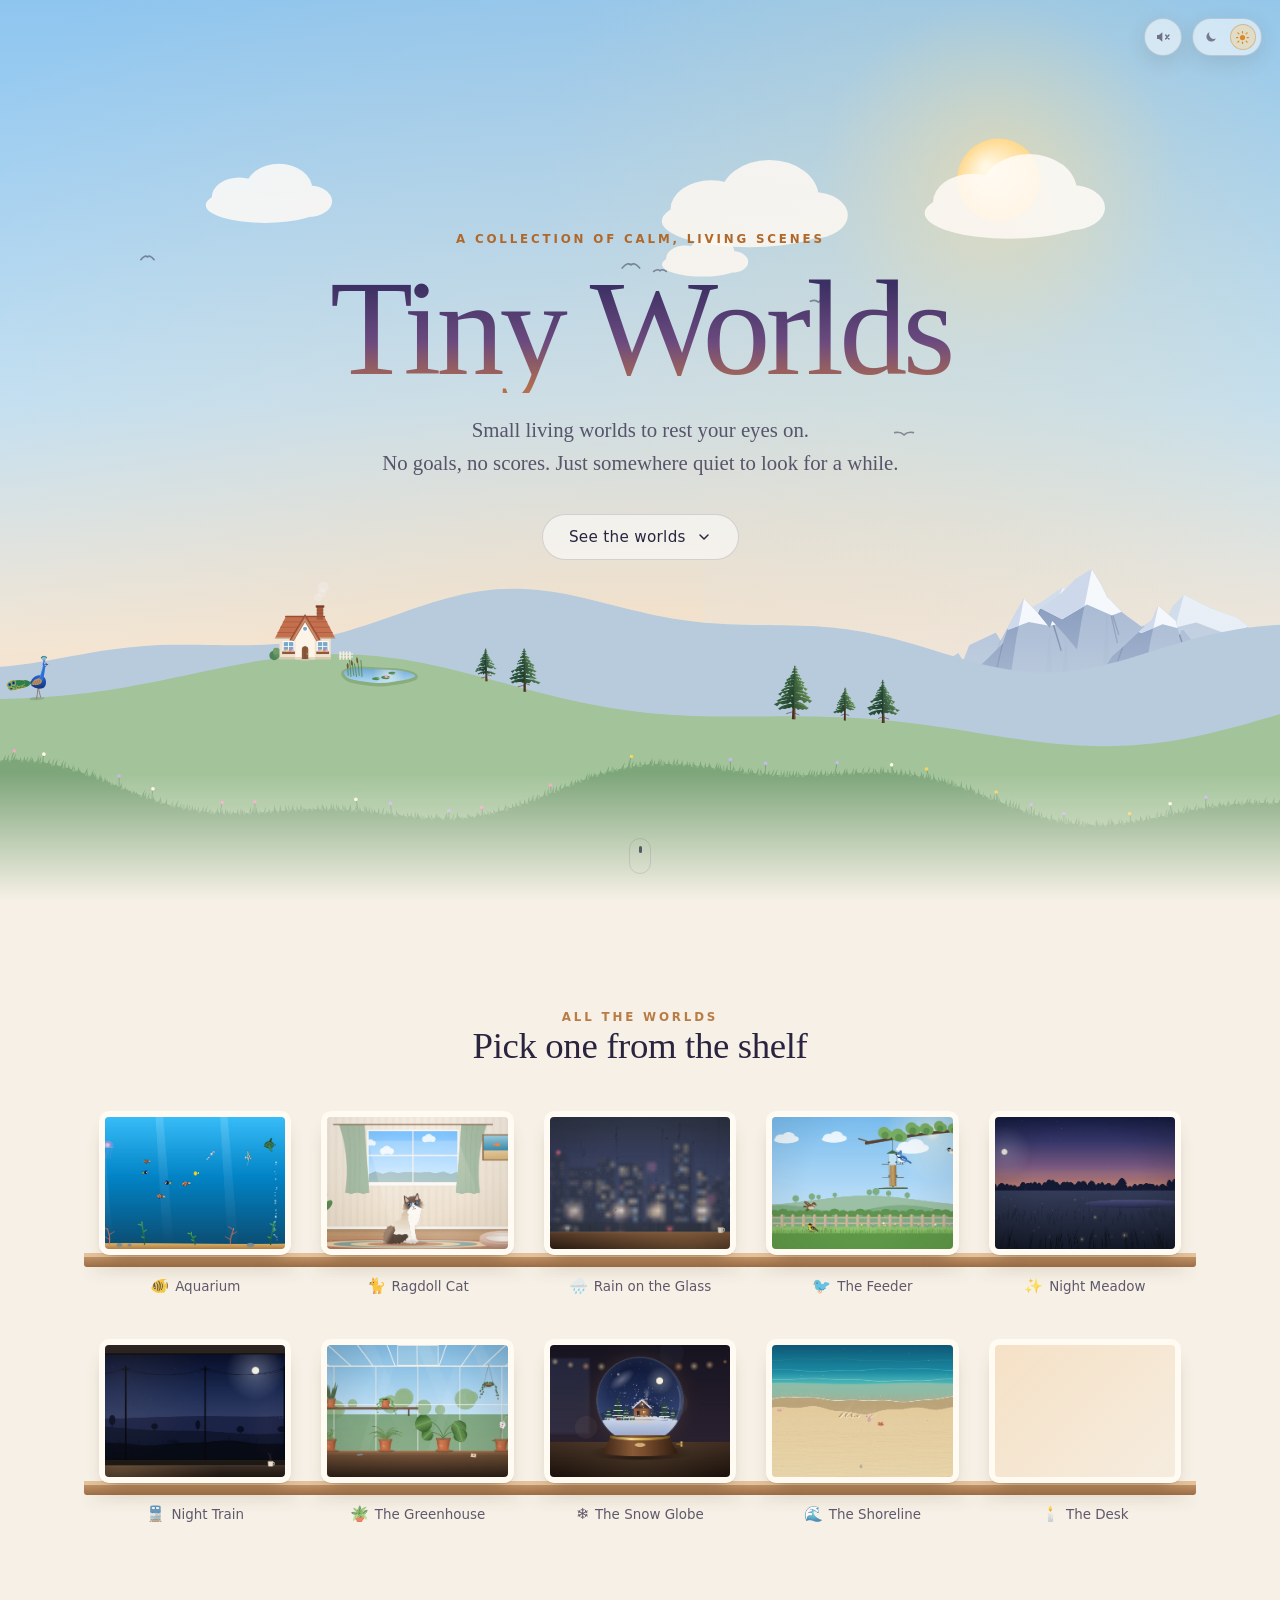
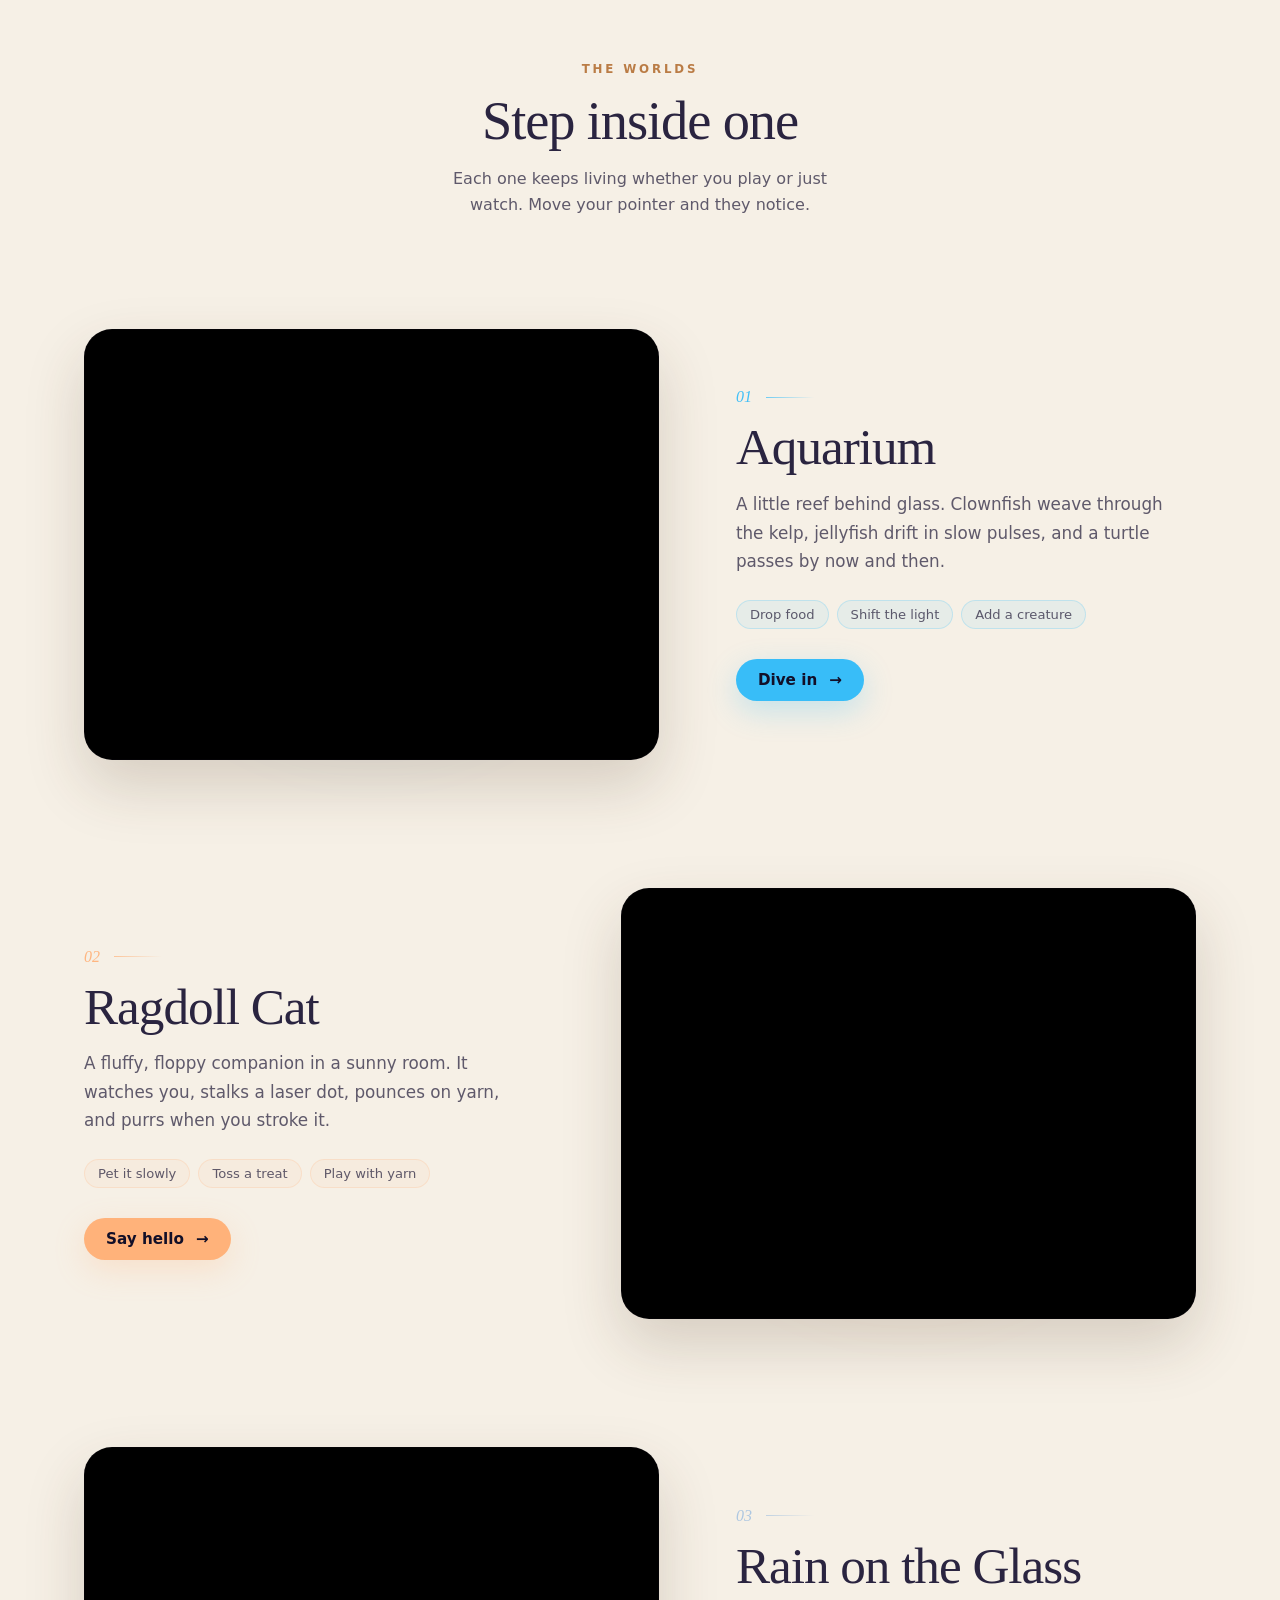
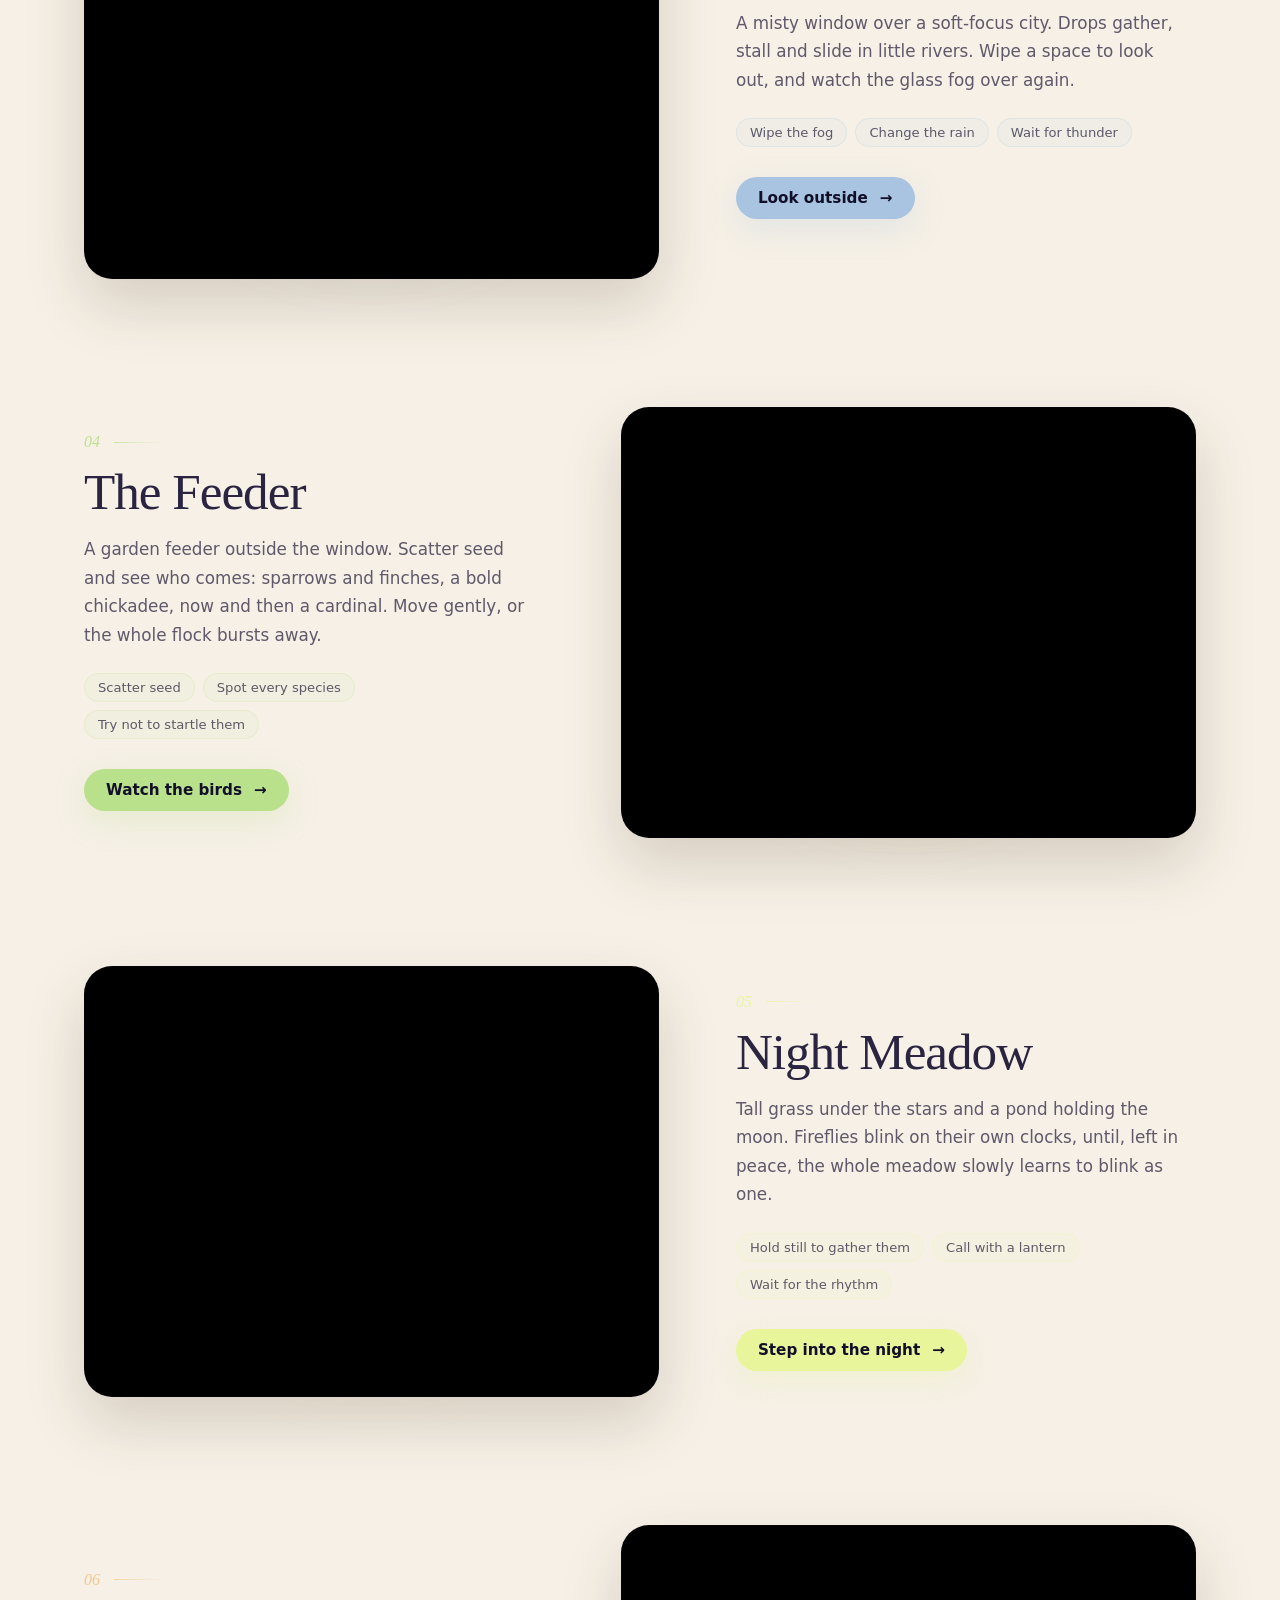
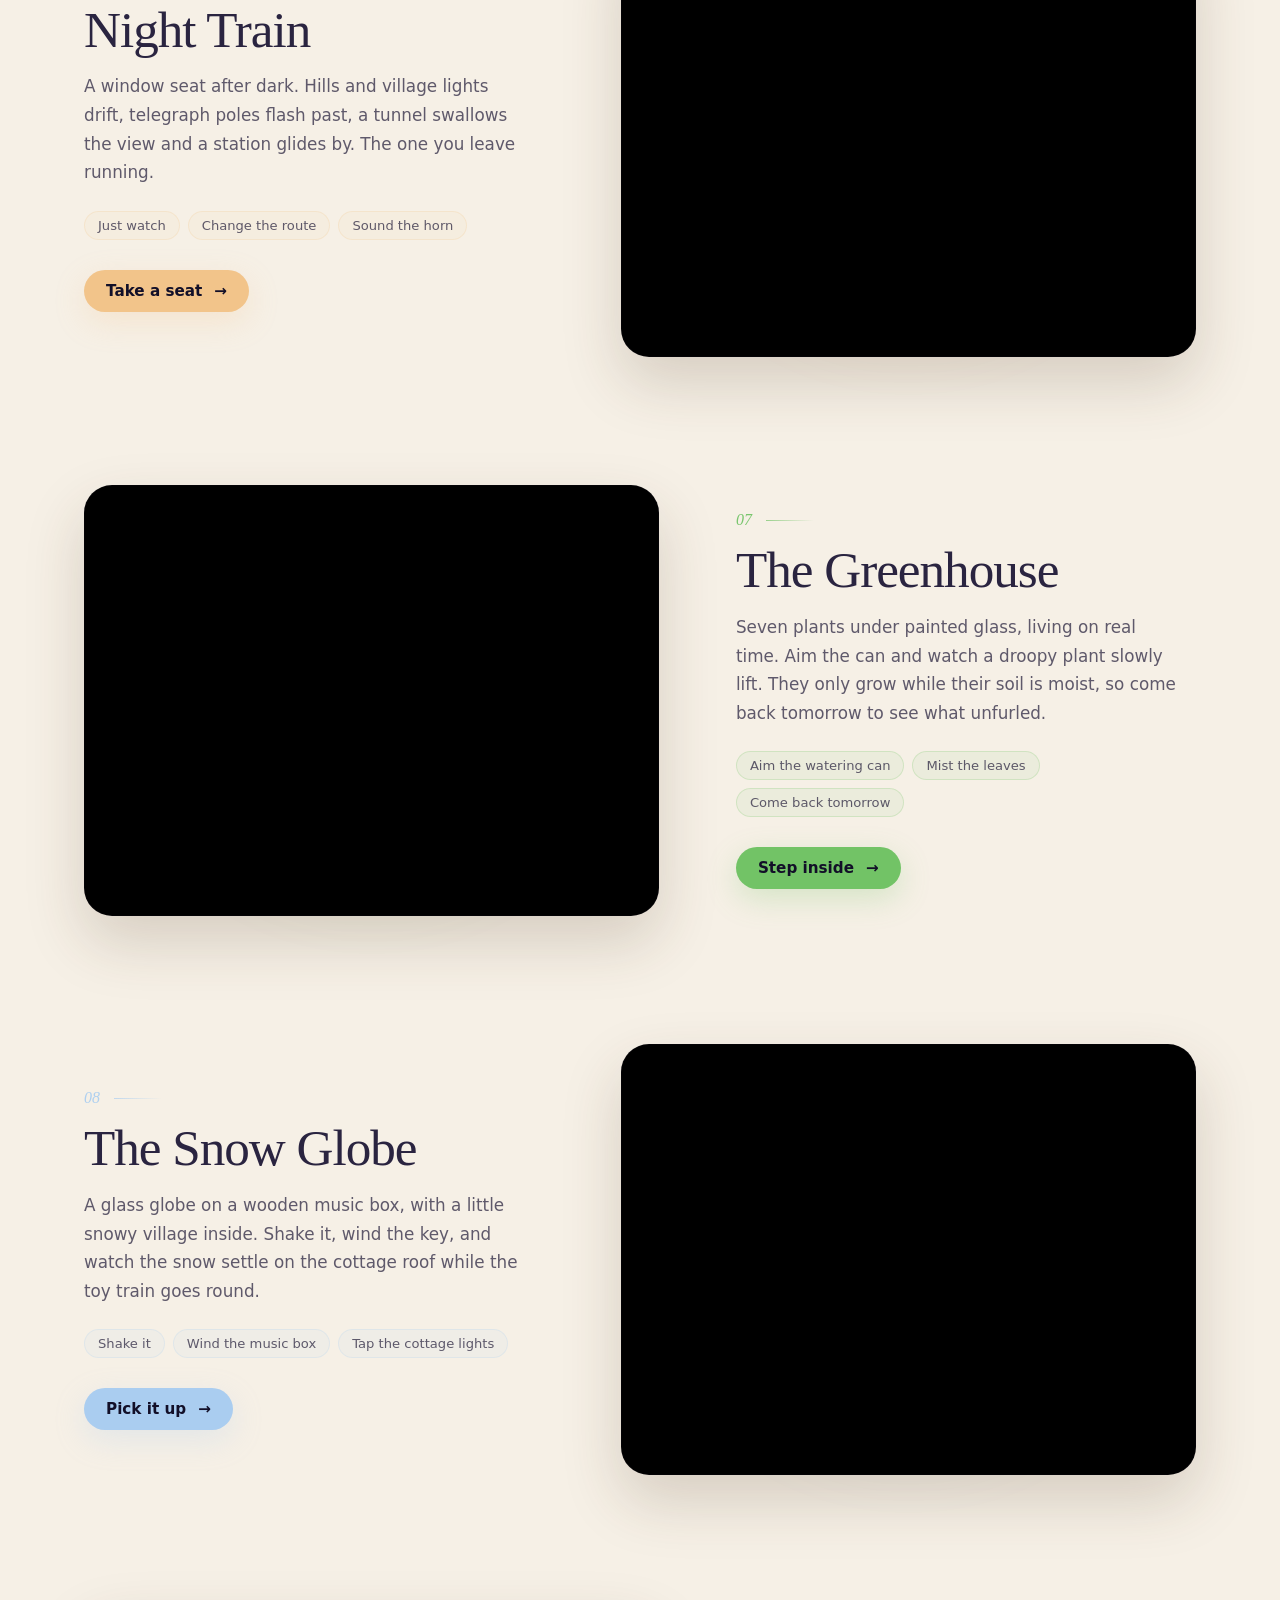
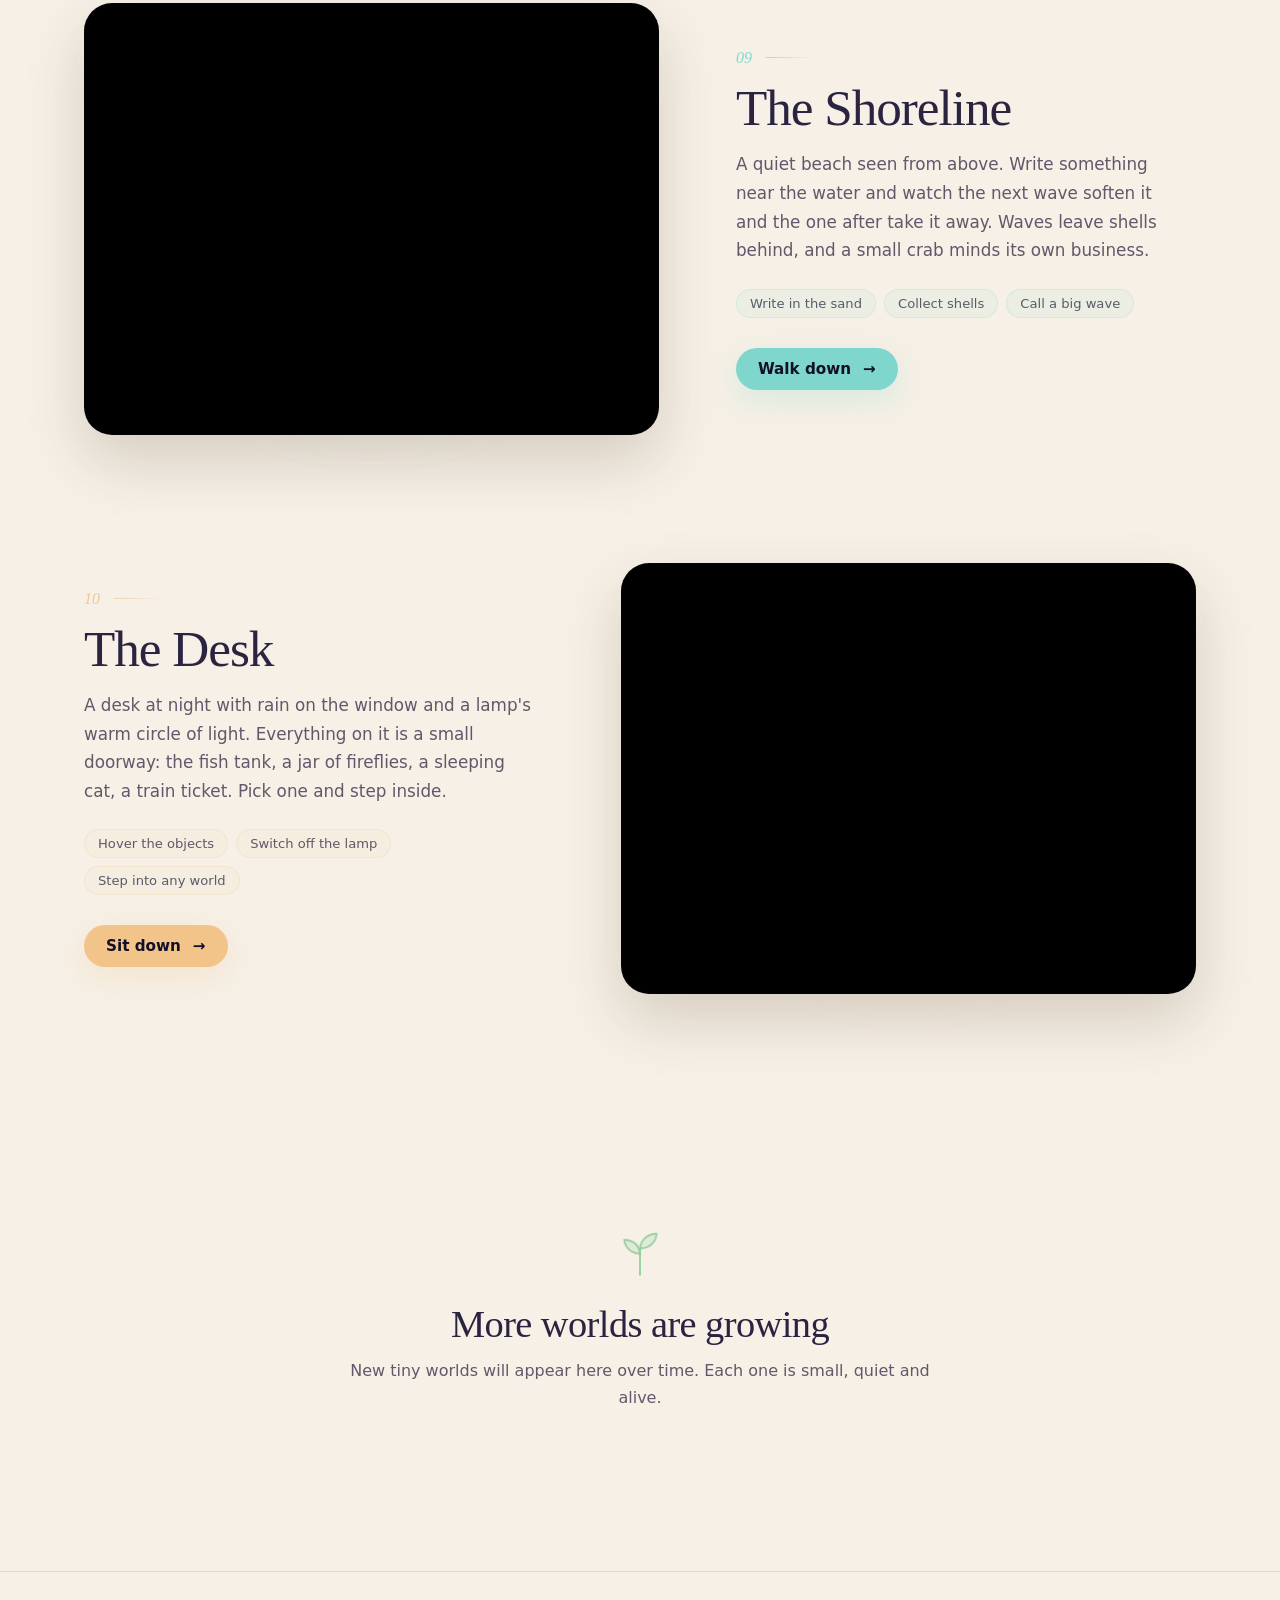
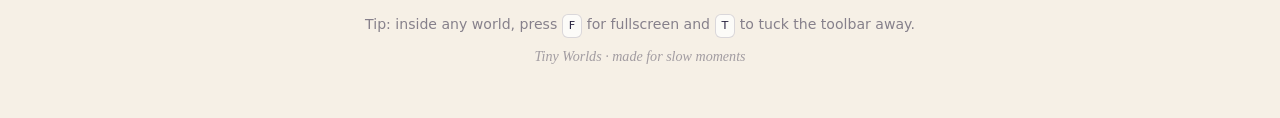
<file: index.html>
<!DOCTYPE html>
<html lang="en">
<head>
  <meta charset="UTF-8">
  <meta name="viewport" content="width=device-width, initial-scale=1.0, viewport-fit=cover">
  <title>Tiny Worlds · Small living worlds to rest your eyes on</title>
  <meta name="description" content="Calm, interactive little worlds to rest your eyes on: an aquarium, a Ragdoll cat, rain on the glass, a snow globe, a quiet beach and more.">
  <meta name="theme-color" content="#0b0a24">
  <link rel="icon" href="data:image/svg+xml,<svg xmlns=%22http://www.w3.org/2000/svg%22 viewBox=%220 0 100 100%22><text y=%22.9em%22 font-size=%2290%22>🌙</text></svg>">
  <script>
    // Apply the saved (or system) theme before first paint to avoid a flash
    (function () {
      var t = null;
      try { t = localStorage.getItem('tinyworlds.homeTheme'); } catch (e) {}
      if (!t) t = window.matchMedia && matchMedia('(prefers-color-scheme: light)').matches ? 'light' : 'dark';
      document.documentElement.dataset.theme = t;
    })();
  </script>
  <link rel="stylesheet" href="/landing.css">
  <!-- Without JavaScript, show everything rather than waiting to reveal it -->
  <noscript><style>.reveal, .world.reveal .world-copy { opacity: 1 !important; transform: none !important; }</style></noscript>
</head>
<body>
  <button id="theme-toggle" class="theme-toggle" type="button" aria-pressed="false" aria-label="Switch to day theme" title="Day theme">
    <span class="toggle-track" aria-hidden="true">
      <svg class="toggle-icon icon-moon" width="14" height="14" viewBox="0 0 24 24" fill="currentColor"><path d="M20.5 14.6A8.5 8.5 0 0 1 9.4 3.5a8.5 8.5 0 1 0 11.1 11.1z"/></svg>
      <svg class="toggle-icon icon-sun" width="15" height="15" viewBox="0 0 24 24" fill="none" stroke="currentColor" stroke-width="2" stroke-linecap="round"><circle cx="12" cy="12" r="4.2" fill="currentColor" stroke="none"/><path d="M12 2.5v2.2M12 19.3v2.2M4.6 4.6l1.6 1.6M17.8 17.8l1.6 1.6M2.5 12h2.2M19.3 12h2.2M4.6 19.4l1.6-1.6M17.8 6.2l1.6-1.6"/></svg>
      <span class="toggle-knob"></span>
    </span>
  </button>

  <button id="sound-toggle" class="sound-toggle" type="button" aria-pressed="false" aria-label="Play soft ambient sound" title="Ambient sound">
    <svg class="sound-icon icon-off" width="16" height="16" viewBox="0 0 24 24" fill="none" stroke="currentColor" stroke-width="2" stroke-linecap="round" stroke-linejoin="round" aria-hidden="true"><path d="M11 5 6 9H3v6h3l5 4z" fill="currentColor" stroke="none"/><path d="m16 9 5 6M21 9l-5 6"/></svg>
    <svg class="sound-icon icon-on" width="16" height="16" viewBox="0 0 24 24" fill="none" stroke="currentColor" stroke-width="2" stroke-linecap="round" stroke-linejoin="round" aria-hidden="true"><path d="M11 5 6 9H3v6h3l5 4z" fill="currentColor" stroke="none"/><path d="M15.5 8.5a5 5 0 0 1 0 7M18.5 5.5a9 9 0 0 1 0 13"/></svg>
  </button>

  <!-- Hero: a living night landscape -->
  <header class="hero" id="top">
    <canvas id="hero-sky" aria-hidden="true"></canvas>
    <div class="hero-content">
      <p class="eyebrow">A collection of calm, living scenes</p>
      <h1 class="wordmark">Tiny Worlds</h1>
      <p class="tagline">Small living worlds to rest your eyes on.<br>No goals, no scores. Just somewhere quiet to look for a while.</p>
      <a class="hero-cta" href="#shelf">
        See the worlds
        <svg width="16" height="16" viewBox="0 0 24 24" fill="none" stroke="currentColor" stroke-width="2.2" stroke-linecap="round" stroke-linejoin="round" aria-hidden="true"><polyline points="6 9 12 15 18 9"></polyline></svg>
      </a>
    </div>
    <canvas id="hero-butterfly" aria-hidden="true"></canvas>
    <div class="scroll-cue" aria-hidden="true"><span></span></div>
  </header>

  <main>
    <!-- The shelf: every world at a glance (the build fills it in) -->
    <section class="shelf" id="shelf" aria-labelledby="shelf-title">
      <div class="shelf-head reveal">
        <p class="eyebrow">All the worlds</p>
        <h2 id="shelf-title" class="shelf-title">Pick one from the shelf</h2>
      </div>
      <nav id="shelf-list" class="shelf-list" aria-label="All the worlds"></nav>
    </section>

    <section class="worlds" id="worlds" aria-labelledby="worlds-title">
      <div class="section-head reveal">
        <p class="eyebrow">The worlds</p>
        <h2 id="worlds-title" class="section-title">Step inside one</h2>
        <p class="section-sub">Each one keeps living whether you play or just watch. Move your pointer and they notice.</p>
      </div>
      <div id="world-list" class="world-list"></div>
    </section>

    <section class="growing reveal" aria-label="More worlds">
      <div class="sprout" aria-hidden="true">
        <svg viewBox="0 0 64 64" width="56" height="56">
          <path class="stem" d="M32 58 C32 46 32 38 32 28" />
          <path class="leaf leaf-l" d="M32 34 C22 34 15 27 14 18 C24 18 31 24 32 34 Z" />
          <path class="leaf leaf-r" d="M32 28 C33 18 41 11 51 11 C50 21 43 28 32 28 Z" />
        </svg>
      </div>
      <h2 class="growing-title">More worlds are growing</h2>
      <p class="growing-sub">New tiny worlds will appear here over time. Each one is small, quiet and alive.</p>
    </section>
  </main>

  <footer class="footer">
    <p>Tip: inside any world, press <kbd>F</kbd> for fullscreen and <kbd>T</kbd> to tuck the toolbar away.</p>
    <p class="footer-sign">Tiny Worlds · made for slow moments</p>
  </footer>

  <script src="/shared/canvas.js"></script>
  <script src="/shared/audio.js"></script>
  <script src="/aquarium/entities.js"></script>
  <script src="/cat/cat.js"></script>
  <script src="/cat/room.js"></script>
  <script src="/rain/rain.js"></script>
  <script src="/feeder/feeder.js"></script>
  <script src="/meadow/meadow.js"></script>
  <script src="/train/train.js"></script>
  <script src="/greenhouse/greenhouse.js"></script>
  <script src="/desk/desk.js"></script>
  <script src="/snowglobe/globe.js"></script>
  <script src="/shoreline/beach.js"></script>
  <script src="/scenes.js"></script>
  <script src="/render.js"></script>
  <script src="/landing.js"></script>
</body>
</html>
</file>
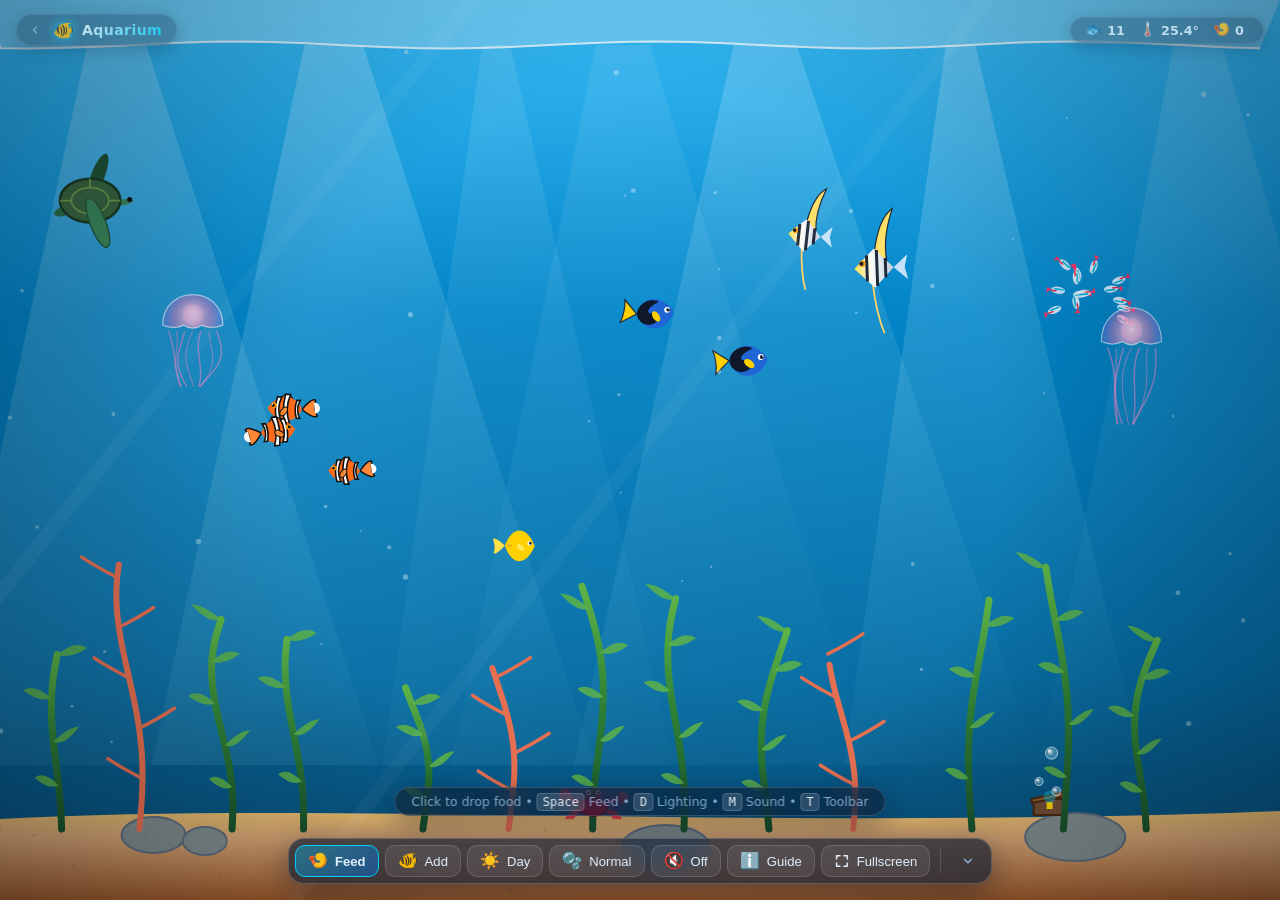
<file: aquarium/index.html>
<!DOCTYPE html>
<html lang="en">
<head>
  <meta charset="UTF-8">
  <meta name="viewport" content="width=device-width, initial-scale=1.0, viewport-fit=cover">
  <title>Aquarium · Tiny Worlds</title>
  <meta name="theme-color" content="#0284c7">
  <link rel="icon" href="data:image/svg+xml,<svg xmlns=%22http://www.w3.org/2000/svg%22 viewBox=%220 0 100 100%22><text y=%22.9em%22 font-size=%2290%22>🐠</text></svg>">
  <link rel="stylesheet" href="/shared/ui.css">
</head>
<body>
  <div id="world">
    <canvas id="aquarium-canvas"></canvas>

    <!-- Top Navigation & Status -->
    <header class="top-nav ui-chrome">
      <a class="brand glass-panel" href="/" title="Back to Tiny Worlds">
        <span class="brand-home" aria-hidden="true">
          <svg width="12" height="12" viewBox="0 0 24 24" fill="none" stroke="currentColor" stroke-width="3" stroke-linecap="round" stroke-linejoin="round"><polyline points="15 18 9 12 15 6"></polyline></svg>
        </span>
        <span class="brand-icon">🐠</span>
        <h1 class="brand-title">Aquarium</h1>
      </a>

      <div class="stats-bar glass-panel">
        <div class="stat-item" title="Creatures in the tank">
          <span class="stat-icon">🐟</span>
          <span id="stat-fish-count" class="stat-value">0</span>
        </div>
        <div class="stat-item" title="Water temperature">
          <span class="stat-icon">🌡️</span>
          <span class="stat-value">25.4°</span>
        </div>
        <div class="stat-item" title="Food flakes in the water">
          <span class="stat-icon">🍤</span>
          <span id="stat-food-count" class="stat-value">0</span>
        </div>
      </div>
    </header>

    <!-- Quick Interaction Hint (fades out after a few seconds) -->
    <div id="hint-banner" class="hint-banner glass-panel">
      <span class="hint-long">Click to drop food • <kbd>Space</kbd> Feed • <kbd>D</kbd> Lighting • <kbd>M</kbd> Sound • <kbd>T</kbd> Toolbar</span>
      <span class="hint-short">Tap the water to drop food</span>
    </div>

    <!-- Bottom Controls Toolbar -->
    <div id="toolbar-container" class="toolbar-container ui-chrome">
      <div class="toolbar glass-panel">
        <button id="btn-feed" class="btn btn-primary" title="Drop food flakes into the aquarium (Space)">
          <span class="btn-icon">🍤</span>
          <span class="btn-label">Feed</span>
        </button>

        <div class="dropdown" id="add-dropdown">
          <button id="btn-add-menu" class="btn" data-dropdown-toggle title="Add a marine creature (A)">
            <span class="btn-icon">🐠</span>
            <span class="btn-label">Add</span>
          </button>
          <div class="dropdown-menu glass-panel">
            <button class="dropdown-item" data-species="clownfish">
              <span>🐠</span> Clownfish (Nemo)
            </button>
            <button class="dropdown-item" data-species="bluetang">
              <span>🐟</span> Blue Tang (Dory)
            </button>
            <button class="dropdown-item" data-species="angelfish">
              <span>🎏</span> Angelfish
            </button>
            <button class="dropdown-item" data-species="yellowtang">
              <span>🐡</span> Yellow Tang
            </button>
            <button class="dropdown-item" data-species="jellyfish">
              <span>🪼</span> Jellyfish
            </button>
            <button class="dropdown-item" data-species="turtle">
              <span>🐢</span> Sea Turtle
            </button>
          </div>
        </div>

        <button id="btn-theme" class="btn" title="Cycle Day / Twilight / Night / Deep ocean (D)">
          <span class="btn-icon">☀️</span>
          <span id="theme-btn-label" class="btn-label">Day</span>
        </button>

        <button id="btn-aerator" class="btn" title="Bubble aerator intensity: Normal / Turbo / Off">
          <span class="btn-icon">🫧</span>
          <span id="aerator-label" class="btn-label">Normal</span>
        </button>

        <button id="btn-sound" class="btn" title="Toggle procedural sound synthesis (M)">
          <span id="sound-icon" class="btn-icon">🔇</span>
          <span id="sound-label" class="btn-label">Off</span>
        </button>

        <button id="btn-help" class="btn" title="Information and Keyboard Shortcuts (?)">
          <span class="btn-icon">ℹ️</span>
          <span class="btn-label">Guide</span>
        </button>

        <div class="separator"></div>

        <button id="btn-collapse" class="btn btn-ghost" title="Hide toolbar (T)" aria-label="Hide toolbar">
          <svg width="14" height="14" viewBox="0 0 24 24" fill="none" stroke="currentColor" stroke-width="2.5" stroke-linecap="round" stroke-linejoin="round"><polyline points="6 9 12 15 18 9"></polyline></svg>
        </button>
      </div>
    </div>

    <!-- Small handle shown while the toolbar is collapsed -->
    <button id="toolbar-handle" class="toolbar-handle glass-panel" title="Show toolbar (T)" aria-label="Show toolbar">
      <svg width="14" height="14" viewBox="0 0 24 24" fill="none" stroke="currentColor" stroke-width="2.5" stroke-linecap="round" stroke-linejoin="round"><polyline points="6 15 12 9 18 15"></polyline></svg>
    </button>

    <!-- Info & Guide Modal -->
    <div id="help-modal" class="modal-overlay">
      <div class="modal glass-panel">
        <div class="modal-header">
          <div class="modal-title">
            <span>🌊</span> Aquarium Guide
          </div>
          <button id="btn-close-help" class="btn-close" title="Close modal">&times;</button>
        </div>
        <div class="modal-content">
          <p>
            Welcome to the <strong>Aquarium</strong>, a canvas-powered living marine ecosystem featuring procedural physics, diverse aquatic wildlife, dynamic caustics, and ambient Web Audio synthesizer.
          </p>

          <div>
            <strong>Interactive Species</strong>
            <div class="species-grid">
              <div class="species-card">
                <strong>Clownfish</strong>
                Vibrant orange reef dweller with white bands and inquisitive nature.
              </div>
              <div class="species-card">
                <strong>Blue Tang</strong>
                Agile royal blue swimmer with radiant yellow fins.
              </div>
              <div class="species-card">
                <strong>Angelfish</strong>
                Graceful high-finned glider with bold stripes.
              </div>
              <div class="species-card">
                <strong>Yellow Tang</strong>
                Luminous tropical oval fish with active foraging behavior.
              </div>
              <div class="species-card">
                <strong>Jellyfish</strong>
                Bioluminescent creature with realistic tentacle physics.
              </div>
              <div class="species-card">
                <strong>Sea Turtle & Shoal</strong>
                Majestic glider accompanied by schooling neon tetras and seabed crab.
              </div>
            </div>
          </div>

          <div>
            <strong>Keyboard Shortcuts</strong>
            <table class="shortcuts-table">
              <tbody>
                <tr>
                  <td>Click / Tap</td>
                  <td>Drop food flakes & ripple water</td>
                </tr>
                <tr>
                  <td><kbd>Space</kbd></td>
                  <td>Feed all creatures across tank</td>
                </tr>
                <tr>
                  <td><kbd>D</kbd></td>
                  <td>Cycle Day / Twilight / Night / Deep themes</td>
                </tr>
                <tr>
                  <td><kbd>M</kbd></td>
                  <td>Toggle ambient underwater audio</td>
                </tr>
                <tr>
                  <td><kbd>A</kbd></td>
                  <td>Spawn random fish</td>
                </tr>
                <tr>
                  <td><kbd>C</kbd></td>
                  <td>Clean up all uneaten food</td>
                </tr>
                <tr>
                  <td><kbd>T</kbd></td>
                  <td>Show / hide the toolbar</td>
                </tr>
                <tr>
                  <td><kbd>F</kbd></td>
                  <td>Toggle fullscreen</td>
                </tr>
                <tr>
                  <td><kbd>?</kbd> / <kbd>H</kbd></td>
                  <td>Open / close this guide</td>
                </tr>
              </tbody>
            </table>
          </div>
        </div>
      </div>
    </div>
  </div>

  <!-- Scripts -->
  <script src="/shared/canvas.js"></script>
  <script src="/shared/audio.js"></script>
  <script src="/shared/shell.js"></script>
  <script src="/aquarium/sounds.js"></script>
  <script src="/aquarium/entities.js"></script>
  <script src="/aquarium/aquarium.js"></script>
</body>
</html>
</file>
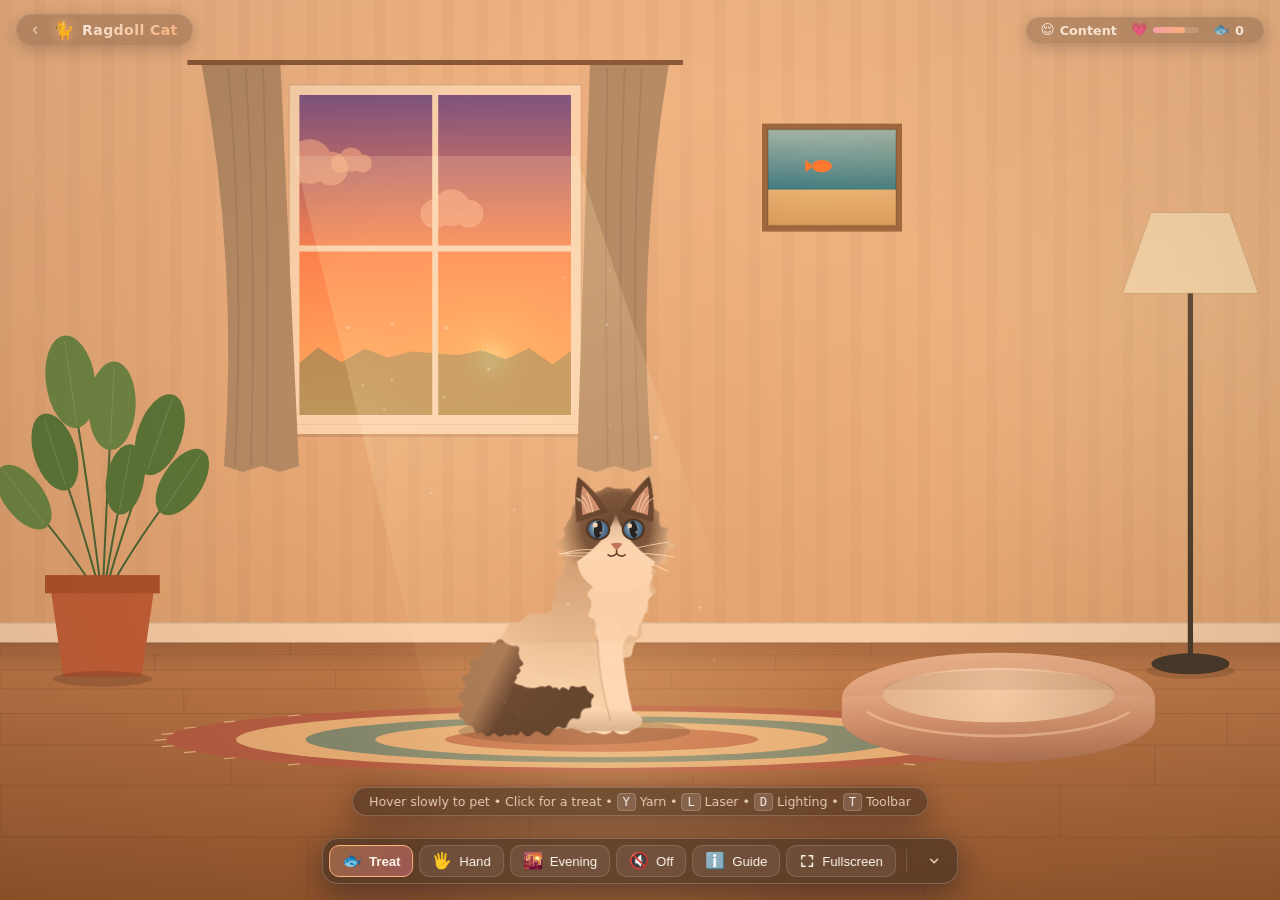
<file: cat/index.html>
<!DOCTYPE html>
<html lang="en">
<head>
  <meta charset="UTF-8">
  <meta name="viewport" content="width=device-width, initial-scale=1.0, viewport-fit=cover">
  <title>Ragdoll Cat · Tiny Worlds</title>
  <meta name="theme-color" content="#e9dccb">
  <link rel="icon" href="data:image/svg+xml,<svg xmlns=%22http://www.w3.org/2000/svg%22 viewBox=%220 0 100 100%22><text y=%22.9em%22 font-size=%2290%22>🐈</text></svg>">
  <link rel="stylesheet" href="/shared/ui.css">
  <link rel="stylesheet" href="/cat/cat.css">
</head>
<body>
  <div id="world">
    <canvas id="cat-canvas"></canvas>

    <!-- Top Navigation & Status -->
    <header class="top-nav ui-chrome">
      <a class="brand glass-panel" href="/" title="Back to Tiny Worlds">
        <span class="brand-home" aria-hidden="true">
          <svg width="12" height="12" viewBox="0 0 24 24" fill="none" stroke="currentColor" stroke-width="3" stroke-linecap="round" stroke-linejoin="round"><polyline points="15 18 9 12 15 6"></polyline></svg>
        </span>
        <span class="brand-icon">🐈</span>
        <h1 class="brand-title">Ragdoll Cat</h1>
      </a>

      <div class="stats-bar glass-panel">
        <div class="stat-item" title="Mood">
          <span id="stat-mood-icon" class="stat-icon">😌</span>
          <span id="stat-mood" class="stat-value">Content</span>
        </div>
        <div id="stat-happy" class="stat-item" title="Happiness">
          <span class="stat-icon">💗</span>
          <span class="meter"><span id="stat-happy-bar" class="meter-fill"></span></span>
        </div>
        <div class="stat-item" title="Treats eaten">
          <span class="stat-icon">🐟</span>
          <span id="stat-treats" class="stat-value">0</span>
        </div>
      </div>
    </header>

    <!-- Quick Interaction Hint (fades out after a few seconds) -->
    <div id="hint-banner" class="hint-banner glass-panel">
      <span class="hint-long">Hover slowly to pet • Click for a treat • <kbd>Y</kbd> Yarn • <kbd>L</kbd> Laser • <kbd>D</kbd> Lighting • <kbd>T</kbd> Toolbar</span>
      <span class="hint-short">Stroke the cat to pet • Tap the floor for a treat</span>
    </div>

    <!-- Bottom Controls Toolbar -->
    <div id="toolbar-container" class="toolbar-container ui-chrome">
      <div class="toolbar glass-panel">
        <button id="btn-treat" class="btn btn-primary" title="Toss a treat (Space)">
          <span class="btn-icon">🐟</span>
          <span class="btn-label">Treat</span>
        </button>

        <div class="dropdown" id="toy-dropdown">
          <button id="btn-toy" class="btn" data-dropdown-toggle title="Choose a toy (Y yarn, L laser)">
            <span id="toy-icon" class="btn-icon">🖐️</span>
            <span id="toy-label" class="btn-label">Hand</span>
          </button>
          <div class="dropdown-menu glass-panel">
            <button class="dropdown-item selected" data-toy="none">
              <span>🖐️</span> Hand: pet &amp; treats
            </button>
            <button class="dropdown-item" data-toy="yarn">
              <span>🧶</span> Yarn ball
            </button>
            <button class="dropdown-item" data-toy="laser">
              <span>🔴</span> Laser pointer
            </button>
          </div>
        </div>

        <button id="btn-theme" class="btn" title="Cycle Morning / Afternoon / Evening / Night (D)">
          <span id="theme-icon" class="btn-icon">☀️</span>
          <span id="theme-btn-label" class="btn-label">Afternoon</span>
        </button>

        <button id="btn-sound" class="btn" title="Toggle sound and purring (M)">
          <span id="sound-icon" class="btn-icon">🔇</span>
          <span id="sound-label" class="btn-label">Off</span>
        </button>

        <button id="btn-help" class="btn" title="Guide and keyboard shortcuts (?)">
          <span class="btn-icon">ℹ️</span>
          <span class="btn-label">Guide</span>
        </button>

        <div class="separator"></div>

        <button id="btn-collapse" class="btn btn-ghost" title="Hide toolbar (T)" aria-label="Hide toolbar">
          <svg width="14" height="14" viewBox="0 0 24 24" fill="none" stroke="currentColor" stroke-width="2.5" stroke-linecap="round" stroke-linejoin="round"><polyline points="6 9 12 15 18 9"></polyline></svg>
        </button>
      </div>
    </div>

    <!-- Small handle shown while the toolbar is collapsed -->
    <button id="toolbar-handle" class="toolbar-handle glass-panel" title="Show toolbar (T)" aria-label="Show toolbar">
      <svg width="14" height="14" viewBox="0 0 24 24" fill="none" stroke="currentColor" stroke-width="2.5" stroke-linecap="round" stroke-linejoin="round"><polyline points="6 15 12 9 18 15"></polyline></svg>
    </button>

    <!-- Guide Modal -->
    <div id="help-modal" class="modal-overlay">
      <div class="modal glass-panel">
        <div class="modal-header">
          <div class="modal-title">
            <span>🐈</span> Ragdoll Cat Guide
          </div>
          <button id="btn-close-help" class="btn-close" title="Close guide">&times;</button>
        </div>
        <div class="modal-content">
          <p>
            Meet a fluffy seal-point Ragdoll. Gentle and floppy, it watches your cursor,
            stalks and pounces, loves treats, and purrs when you pet it. Leave it alone
            for a while and it will curl up in its bed for a nap.
          </p>

          <div>
            <strong>Ways to play</strong>
            <div class="species-grid">
              <div class="species-card">
                <strong>Pet</strong>
                Move slowly over the cat. It leans in and purrs. Scrub too fast and it walks off.
              </div>
              <div class="species-card">
                <strong>Treats</strong>
                Click the floor or press Space. It trots over and munches.
              </div>
              <div class="species-card">
                <strong>Yarn ball</strong>
                Click to toss it. The cat bats it around the room.
              </div>
              <div class="species-card">
                <strong>Laser</strong>
                A red dot follows your pointer. Watch the crouch, wiggle and pounce.
              </div>
            </div>
          </div>

          <div>
            <strong>Keyboard Shortcuts</strong>
            <table class="shortcuts-table">
              <tbody>
                <tr><td>Hover / stroke</td><td>Pet the cat</td></tr>
                <tr><td>Click</td><td>Drop a treat (or toss yarn in yarn mode)</td></tr>
                <tr><td><kbd>Space</kbd></td><td>Toss a treat</td></tr>
                <tr><td><kbd>Y</kbd> / <kbd>L</kbd></td><td>Yarn ball / laser pointer</td></tr>
                <tr><td><kbd>D</kbd></td><td>Cycle Morning / Afternoon / Evening / Night</td></tr>
                <tr><td><kbd>M</kbd></td><td>Toggle sound and purring</td></tr>
                <tr><td><kbd>T</kbd></td><td>Show / hide the toolbar</td></tr>
                <tr><td><kbd>F</kbd></td><td>Toggle fullscreen</td></tr>
                <tr><td><kbd>?</kbd> / <kbd>H</kbd></td><td>Open / close this guide</td></tr>
              </tbody>
            </table>
          </div>
        </div>
      </div>
    </div>
  </div>

  <!-- Scripts -->
  <script src="/shared/canvas.js"></script>
  <script src="/shared/audio.js"></script>
  <script src="/shared/shell.js"></script>
  <script src="/cat/sounds.js"></script>
  <script src="/cat/cat.js"></script>
  <script src="/cat/room.js"></script>
  <script src="/cat/toys.js"></script>
  <script src="/cat/scene.js"></script>
</body>
</html>
</file>
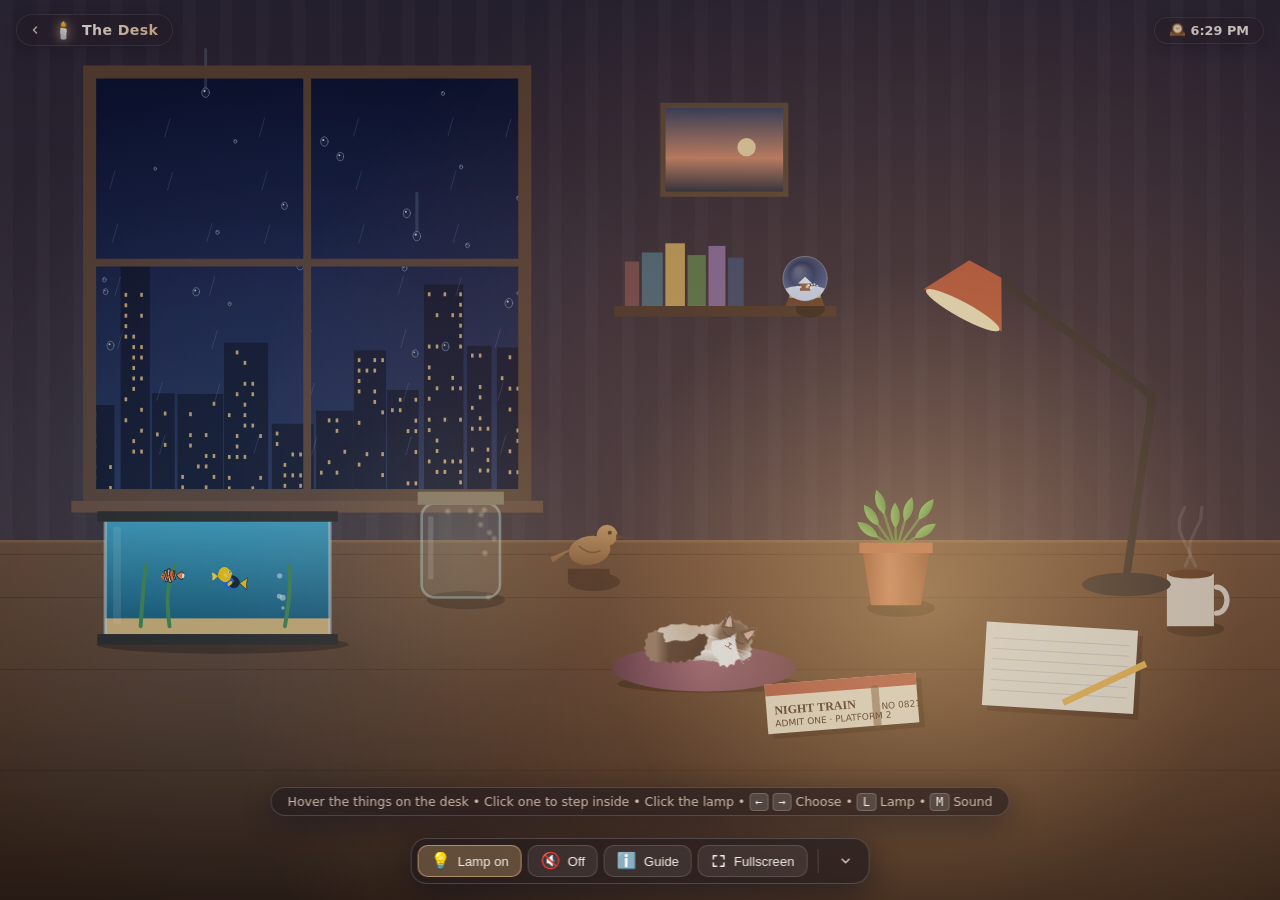
<file: desk/index.html>
<!DOCTYPE html>
<html lang="en">
<head>
  <meta charset="UTF-8">
  <meta name="viewport" content="width=device-width, initial-scale=1.0, viewport-fit=cover">
  <title>The Desk · Tiny Worlds</title>
  <meta name="theme-color" content="#2b2433">
  <link rel="icon" href="data:image/svg+xml,<svg xmlns=%22http://www.w3.org/2000/svg%22 viewBox=%220 0 100 100%22><text y=%22.9em%22 font-size=%2290%22>🕯️</text></svg>">
  <link rel="stylesheet" href="/shared/ui.css">
  <link rel="stylesheet" href="/desk/desk.css">
</head>
<body>
  <div id="world">
    <canvas id="desk-canvas"></canvas>

    <!-- Label that floats above the object you point at -->
    <div id="desk-label" class="desk-label glass-panel" aria-hidden="true"></div>

    <!-- The same doorways as real links, for keyboards and screen readers -->
    <nav id="desk-links" class="desk-links" aria-label="Worlds on the desk"></nav>

    <!-- Top Navigation & Status -->
    <header class="top-nav ui-chrome">
      <a class="brand glass-panel" href="/" title="Back to Tiny Worlds">
        <span class="brand-home" aria-hidden="true">
          <svg width="12" height="12" viewBox="0 0 24 24" fill="none" stroke="currentColor" stroke-width="3" stroke-linecap="round" stroke-linejoin="round"><polyline points="15 18 9 12 15 6"></polyline></svg>
        </span>
        <span class="brand-icon">🕯️</span>
        <h1 class="brand-title">The Desk</h1>
      </a>

      <div class="stats-bar glass-panel">
        <div class="stat-item" title="Local time">
          <span class="stat-icon">🕰️</span>
          <span id="stat-time" class="stat-value">--:--</span>
        </div>
      </div>
    </header>

    <!-- Quick Interaction Hint (fades out after a few seconds) -->
    <div id="hint-banner" class="hint-banner glass-panel">
      <span class="hint-long">Hover the things on the desk • Click one to step inside • Click the lamp • <kbd>←</kbd> <kbd>→</kbd> Choose • <kbd>L</kbd> Lamp • <kbd>M</kbd> Sound</span>
      <span class="hint-short">Tap something on the desk to step inside</span>
    </div>

    <!-- Bottom Controls Toolbar -->
    <div id="toolbar-container" class="toolbar-container ui-chrome">
      <div class="toolbar glass-panel">
        <button id="btn-lamp" class="btn active-tool" title="Desk lamp on / off (L)">
          <span class="btn-icon">💡</span>
          <span id="lamp-label" class="btn-label">Lamp on</span>
        </button>

        <button id="btn-sound" class="btn" title="Rain, the clock, and a purring cat (M)">
          <span id="sound-icon" class="btn-icon">🔇</span>
          <span id="sound-label" class="btn-label">Off</span>
        </button>

        <button id="btn-help" class="btn" title="Guide (?)">
          <span class="btn-icon">ℹ️</span>
          <span class="btn-label">Guide</span>
        </button>

        <div class="separator"></div>

        <button id="btn-collapse" class="btn btn-ghost" title="Hide toolbar (T)" aria-label="Hide toolbar">
          <svg width="14" height="14" viewBox="0 0 24 24" fill="none" stroke="currentColor" stroke-width="2.5" stroke-linecap="round" stroke-linejoin="round"><polyline points="6 9 12 15 18 9"></polyline></svg>
        </button>
      </div>
    </div>

    <!-- Small handle shown while the toolbar is collapsed -->
    <button id="toolbar-handle" class="toolbar-handle glass-panel" title="Show toolbar (T)" aria-label="Show toolbar">
      <svg width="14" height="14" viewBox="0 0 24 24" fill="none" stroke="currentColor" stroke-width="2.5" stroke-linecap="round" stroke-linejoin="round"><polyline points="6 15 12 9 18 15"></polyline></svg>
    </button>

    <!-- Guide Modal -->
    <div id="help-modal" class="modal-overlay">
      <div class="modal glass-panel">
        <div class="modal-header">
          <div class="modal-title">
            <span>🕯️</span> The Desk
          </div>
          <button id="btn-close-help" class="btn-close" title="Close guide">&times;</button>
        </div>
        <div class="modal-content">
          <p>
            A desk at night, with rain on the window and a lamp's warm circle of light. Everything on it
            is a small doorway: hover to see where it leads, brush past to make it wobble, click to step inside.
          </p>
          <div>
            <strong>On the desk</strong>
            <div class="species-grid">
              <div class="species-card"><strong>🌧️ The window</strong>Rain on the Glass.</div>
              <div class="species-card"><strong>🐠 The fish tank</strong>The Aquarium.</div>
              <div class="species-card"><strong>✨ The jar</strong>Night Meadow's fireflies.</div>
              <div class="species-card"><strong>🐈 The cat</strong>Asleep on its cushion. Hover to hear it purr.</div>
              <div class="species-card"><strong>🐦 The carved bird</strong>The Feeder.</div>
              <div class="species-card"><strong>🚆 The ticket</strong>Night Train.</div>
              <div class="species-card"><strong>❄️ The snow globe</strong>On the shelf. Hover it and the snow stirs.</div>
              <div class="species-card"><strong>🪴 The basil</strong>The Greenhouse. It droops when your greenhouse plants are thirsty.</div>
              <div class="species-card"><strong>💡 The lamp</strong>Switch it off and let the window, the tank and the jar light the room.</div>
            </div>
          </div>
          <div>
            <strong>Keyboard Shortcuts</strong>
            <table class="shortcuts-table">
              <tbody>
                <tr><td><kbd>←</kbd> / <kbd>→</kbd></td><td>Move between the objects</td></tr>
                <tr><td><kbd>Enter</kbd></td><td>Step inside</td></tr>
                <tr><td><kbd>L</kbd></td><td>Lamp on / off</td></tr>
                <tr><td><kbd>M</kbd></td><td>Toggle sound</td></tr>
                <tr><td><kbd>T</kbd></td><td>Show / hide the toolbar</td></tr>
                <tr><td><kbd>F</kbd></td><td>Fullscreen</td></tr>
                <tr><td><kbd>?</kbd> / <kbd>H</kbd></td><td>Guide</td></tr>
              </tbody>
            </table>
          </div>
        </div>
      </div>
    </div>

    <div id="fade" class="fade" aria-hidden="true"></div>
  </div>

  <!-- Scripts -->
  <script src="/shared/canvas.js"></script>
  <script src="/shared/audio.js"></script>
  <script src="/shared/shell.js"></script>
  <script src="/aquarium/entities.js"></script>
  <script src="/cat/cat.js"></script>
  <script src="/desk/sounds.js"></script>
  <script src="/desk/desk.js"></script>
  <script src="/desk/scene.js"></script>
</body>
</html>
</file>
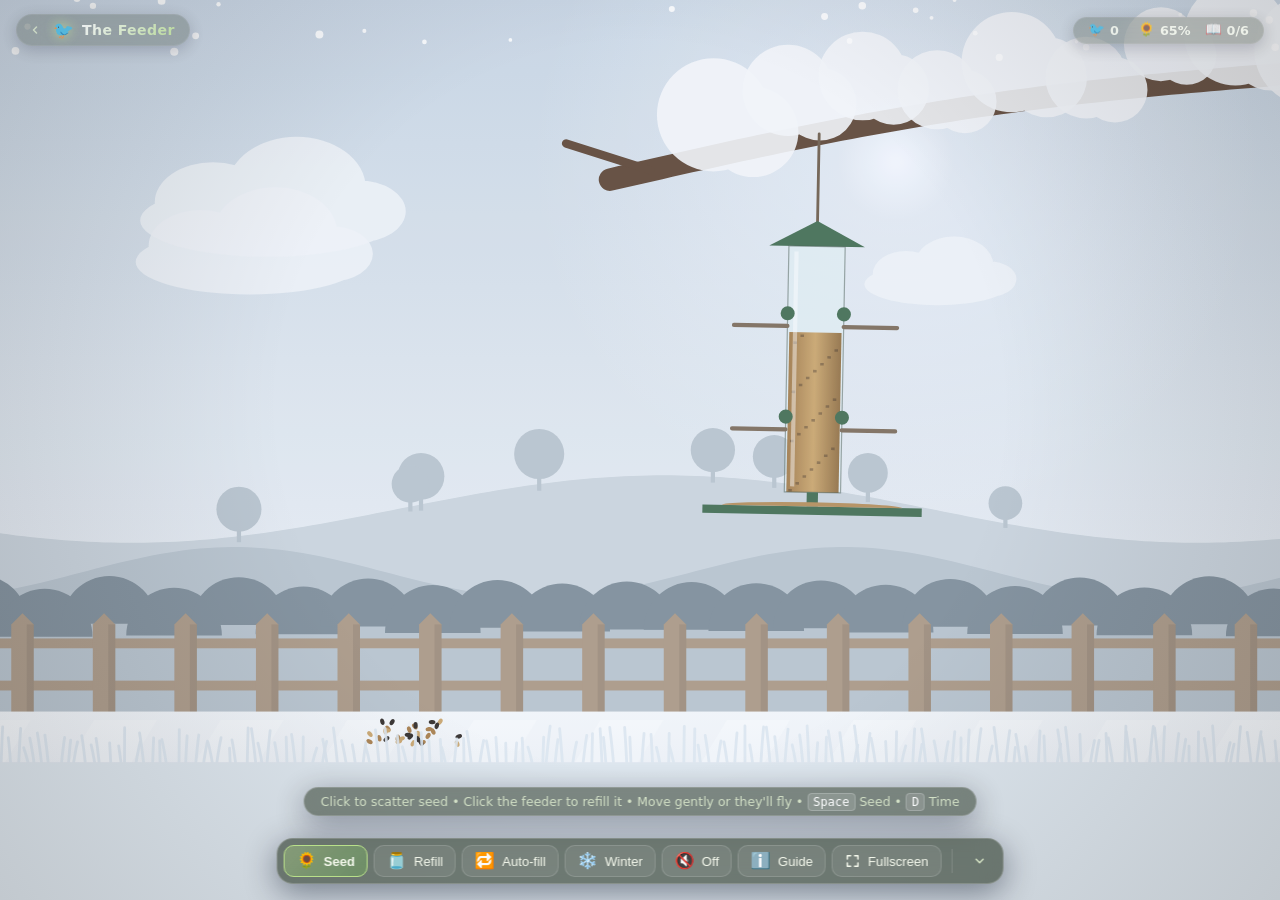
<file: feeder/index.html>
<!DOCTYPE html>
<html lang="en">
<head>
  <meta charset="UTF-8">
  <meta name="viewport" content="width=device-width, initial-scale=1.0, viewport-fit=cover">
  <title>The Feeder · Tiny Worlds</title>
  <meta name="theme-color" content="#9cc27a">
  <link rel="icon" href="data:image/svg+xml,<svg xmlns=%22http://www.w3.org/2000/svg%22 viewBox=%220 0 100 100%22><text y=%22.9em%22 font-size=%2290%22>🐦</text></svg>">
  <link rel="stylesheet" href="/shared/ui.css">
  <link rel="stylesheet" href="/feeder/feeder.css">
</head>
<body>
  <div id="world">
    <canvas id="feeder-canvas"></canvas>

    <!-- Top Navigation & Status -->
    <header class="top-nav ui-chrome">
      <a class="brand glass-panel" href="/" title="Back to Tiny Worlds">
        <span class="brand-home" aria-hidden="true">
          <svg width="12" height="12" viewBox="0 0 24 24" fill="none" stroke="currentColor" stroke-width="3" stroke-linecap="round" stroke-linejoin="round"><polyline points="15 18 9 12 15 6"></polyline></svg>
        </span>
        <span class="brand-icon">🐦</span>
        <h1 class="brand-title">The Feeder</h1>
      </a>

      <div class="stats-bar glass-panel">
        <div class="stat-item" title="Birds visiting">
          <span class="stat-icon">🐦</span>
          <span id="stat-birds" class="stat-value">0</span>
        </div>
        <div class="stat-item" title="Seed left in the feeder">
          <span class="stat-icon">🌻</span>
          <span id="stat-seed" class="stat-value">65%</span>
        </div>
        <div id="stat-seen-item" class="stat-item" title="Species seen">
          <span class="stat-icon">📖</span>
          <span id="stat-seen" class="stat-value">0/6</span>
        </div>
      </div>
    </header>

    <!-- Quick Interaction Hint (fades out after a few seconds) -->
    <div id="hint-banner" class="hint-banner glass-panel">
      <span class="hint-long">Click to scatter seed • Click the feeder to refill it • Move gently or they'll fly • <kbd>Space</kbd> Seed • <kbd>D</kbd> Time</span>
      <span class="hint-short">Tap to scatter seed • Tap the feeder to refill</span>
    </div>

    <!-- Bottom Controls Toolbar -->
    <div id="toolbar-container" class="toolbar-container ui-chrome">
      <div class="toolbar glass-panel">
        <button id="btn-seed" class="btn btn-primary" title="Scatter seed on the lawn (Space)">
          <span class="btn-icon">🌻</span>
          <span class="btn-label">Seed</span>
        </button>

        <button id="btn-refill" class="btn" title="Refill the feeder (R)">
          <span class="btn-icon">🫙</span>
          <span class="btn-label">Refill</span>
        </button>

        <button id="btn-autofill" class="btn" title="Refill the feeder by itself whenever it runs low (A)" aria-pressed="false">
          <span class="btn-icon">🔁</span>
          <span id="autofill-label" class="btn-label">Auto-fill</span>
        </button>

        <button id="btn-mood" class="btn" title="Morning / Midday / Golden hour / Winter (D)">
          <span id="mood-icon" class="btn-icon">☀️</span>
          <span id="mood-label" class="btn-label">Midday</span>
        </button>

        <button id="btn-sound" class="btn" title="Toggle birdsong (M)">
          <span id="sound-icon" class="btn-icon">🔇</span>
          <span id="sound-label" class="btn-label">Off</span>
        </button>

        <button id="btn-help" class="btn" title="Guide and keyboard shortcuts (?)">
          <span class="btn-icon">ℹ️</span>
          <span class="btn-label">Guide</span>
        </button>

        <div class="separator"></div>

        <button id="btn-collapse" class="btn btn-ghost" title="Hide toolbar (T)" aria-label="Hide toolbar">
          <svg width="14" height="14" viewBox="0 0 24 24" fill="none" stroke="currentColor" stroke-width="2.5" stroke-linecap="round" stroke-linejoin="round"><polyline points="6 9 12 15 18 9"></polyline></svg>
        </button>
      </div>
    </div>

    <!-- Small handle shown while the toolbar is collapsed -->
    <button id="toolbar-handle" class="toolbar-handle glass-panel" title="Show toolbar (T)" aria-label="Show toolbar">
      <svg width="14" height="14" viewBox="0 0 24 24" fill="none" stroke="currentColor" stroke-width="2.5" stroke-linecap="round" stroke-linejoin="round"><polyline points="6 15 12 9 18 15"></polyline></svg>
    </button>

    <!-- Guide Modal -->
    <div id="help-modal" class="modal-overlay">
      <div class="modal glass-panel">
        <div class="modal-header">
          <div class="modal-title">
            <span>🐦</span> The Feeder
          </div>
          <button id="btn-close-help" class="btn-close" title="Close guide">&times;</button>
        </div>
        <div class="modal-content">
          <p>
            A garden feeder outside the window. Scatter seed and see who comes: they fly in, perch,
            peck and hop, sing a little, and leave when they are full. Move gently; sudden movement
            sends the whole flock up and away, though they always drift back.
          </p>

          <div>
            <strong>Visitors</strong>
            <div class="species-grid">
              <div class="species-card"><strong>House sparrow</strong>Your most regular guest, happy on the lawn.</div>
              <div class="species-card"><strong>Goldfinch</strong>Bright yellow, prefers the feeder ports.</div>
              <div class="species-card"><strong>Chickadee</strong>Tiny and bold; sings “fee-bee”.</div>
              <div class="species-card"><strong>Cardinal</strong>A rarer red visitor, often at golden hour.</div>
              <div class="species-card"><strong>Blue jay</strong>Big and bossy; small birds make way.</div>
              <div class="species-card"><strong>Robin</strong>Most likely in winter, hopping in the snow.</div>
            </div>
          </div>

          <div>
            <strong>Keyboard Shortcuts</strong>
            <table class="shortcuts-table">
              <tbody>
                <tr><td>Click / Tap</td><td>Scatter seed (on a bird: startle it)</td></tr>
                <tr><td>Click the feeder</td><td>Refill it</td></tr>
                <tr><td><kbd>Space</kbd></td><td>Scatter seed</td></tr>
                <tr><td><kbd>R</kbd></td><td>Refill the feeder</td></tr>
                <tr><td><kbd>A</kbd></td><td>Auto-fill on / off (keeps the feeder topped up)</td></tr>
                <tr><td><kbd>D</kbd></td><td>Morning / Midday / Golden hour / Winter</td></tr>
                <tr><td><kbd>M</kbd></td><td>Toggle birdsong</td></tr>
                <tr><td><kbd>T</kbd></td><td>Show / hide the toolbar</td></tr>
                <tr><td><kbd>F</kbd></td><td>Toggle fullscreen</td></tr>
                <tr><td><kbd>?</kbd> / <kbd>H</kbd></td><td>Open / close this guide</td></tr>
              </tbody>
            </table>
          </div>
        </div>
      </div>
    </div>
  </div>

  <!-- Scripts -->
  <script src="/shared/canvas.js"></script>
  <script src="/shared/audio.js"></script>
  <script src="/shared/shell.js"></script>
  <script src="/feeder/sounds.js"></script>
  <script src="/feeder/feeder.js"></script>
  <script src="/feeder/scene.js"></script>
</body>
</html>
</file>
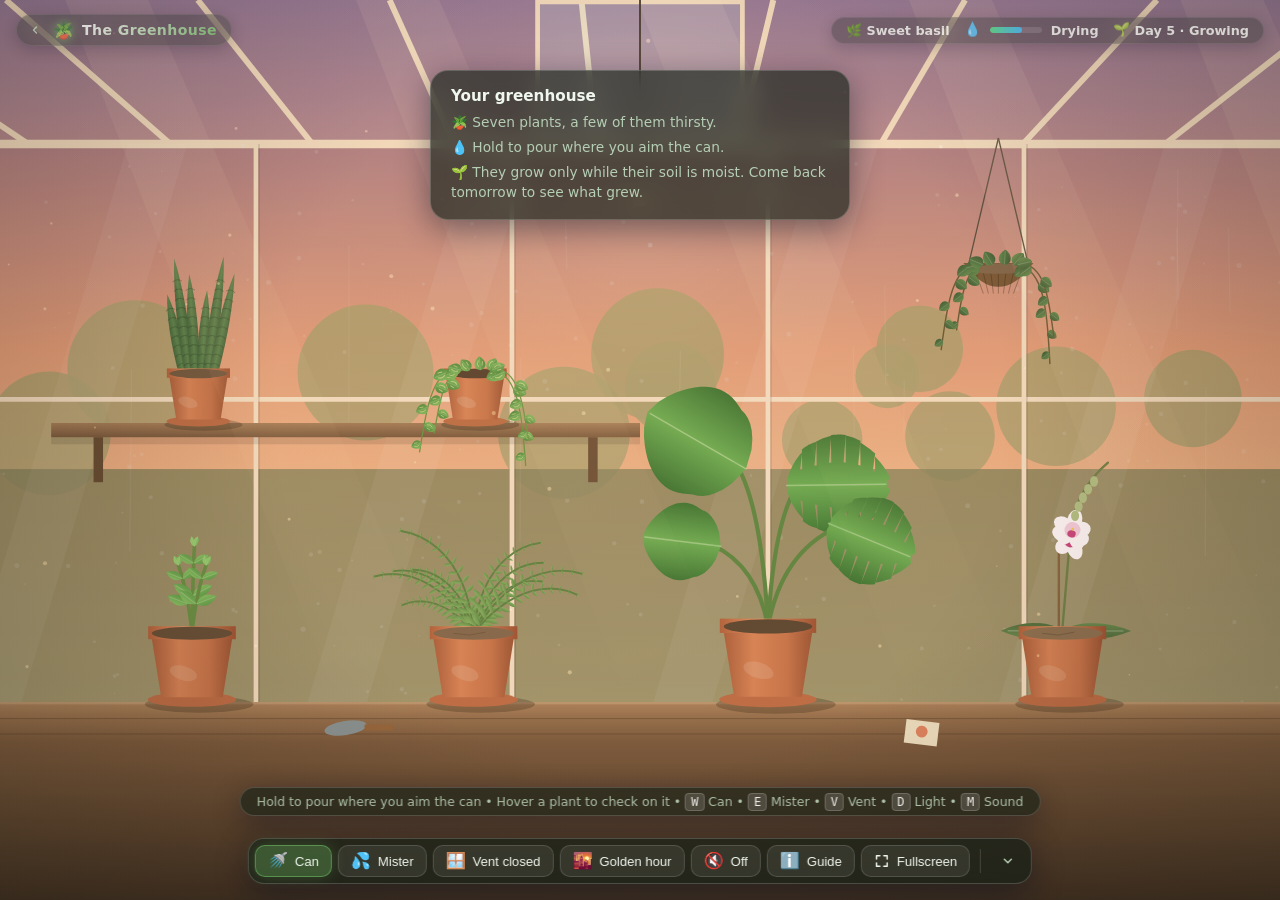
<file: greenhouse/index.html>
<!DOCTYPE html>
<html lang="en">
<head>
  <meta charset="UTF-8">
  <meta name="viewport" content="width=device-width, initial-scale=1.0, viewport-fit=cover">
  <title>The Greenhouse · Tiny Worlds</title>
  <meta name="theme-color" content="#0d1a10">
  <link rel="icon" href="data:image/svg+xml,<svg xmlns=%22http://www.w3.org/2000/svg%22 viewBox=%220 0 100 100%22><text y=%22.9em%22 font-size=%2290%22>🪴</text></svg>">
  <link rel="stylesheet" href="/shared/ui.css">
  <link rel="stylesheet" href="/greenhouse/greenhouse.css">
</head>
<body>
  <div id="world">
    <canvas id="greenhouse-canvas"></canvas>

    <!-- Top Navigation & Status -->
    <header class="top-nav ui-chrome">
      <a class="brand glass-panel" href="/" title="Back to Tiny Worlds">
        <span class="brand-home" aria-hidden="true">
          <svg width="12" height="12" viewBox="0 0 24 24" fill="none" stroke="currentColor" stroke-width="3" stroke-linecap="round" stroke-linejoin="round"><polyline points="15 18 9 12 15 6"></polyline></svg>
        </span>
        <span class="brand-icon">🪴</span>
        <h1 class="brand-title">The Greenhouse</h1>
      </a>

      <div class="stats-bar glass-panel">
        <div class="stat-item" title="The plant you're pointing at">
          <span id="stat-plant" class="stat-value">🌿 Sweet basil</span>
        </div>
        <div class="stat-item" title="Soil moisture">
          <span class="stat-icon">💧</span>
          <span class="meter"><span id="stat-water-bar" class="meter-fill"></span></span>
          <span id="stat-water" class="stat-value">Moist</span>
        </div>
        <div class="stat-item" title="Days since planting · growth stage">
          <span class="stat-icon">🌱</span>
          <span id="stat-age" class="stat-value">Day 1</span>
        </div>
      </div>
    </header>

    <!-- Quick Interaction Hint (fades out after a few seconds) -->
    <div id="hint-banner" class="hint-banner glass-panel">
      <span class="hint-long">Hold to pour where you aim the can • Hover a plant to check on it • <kbd>W</kbd> Can • <kbd>E</kbd> Mister • <kbd>V</kbd> Vent • <kbd>D</kbd> Light • <kbd>M</kbd> Sound</span>
      <span class="hint-short">Hold to pour where you aim the can</span>
    </div>

    <!-- What changed while you were away -->
    <div id="away-card" class="away-card glass-panel" role="status" aria-live="polite">
      <div class="away-title"></div>
      <ul class="away-lines"></ul>
    </div>

    <!-- Bottom Controls Toolbar -->
    <div id="toolbar-container" class="toolbar-container ui-chrome">
      <div class="toolbar glass-panel">
        <button id="btn-water" class="btn active-tool" title="Watering can: hold to pour where you aim (W)">
          <span class="btn-icon">🚿</span>
          <span class="btn-label">Can</span>
        </button>

        <button id="btn-mist" class="btn" title="Mister: bead the leaves with dew (E)">
          <span class="btn-icon">💦</span>
          <span class="btn-label">Mister</span>
        </button>

        <button id="btn-vent" class="btn" title="Open the roof vent for a breeze (V), or click the roof pane">
          <span class="btn-icon">🪟</span>
          <span id="vent-label" class="btn-label">Vent closed</span>
        </button>

        <button id="btn-mood" class="btn" title="Morning / Midday / Golden hour / Night (D)">
          <span id="mood-icon" class="btn-icon">☀️</span>
          <span id="mood-label" class="btn-label">Midday</span>
        </button>

        <button id="btn-sound" class="btn" title="Toggle greenhouse audio (M)">
          <span id="sound-icon" class="btn-icon">🔇</span>
          <span id="sound-label" class="btn-label">Off</span>
        </button>

        <button id="btn-help" class="btn" title="Guide and keyboard shortcuts (?)">
          <span class="btn-icon">ℹ️</span>
          <span class="btn-label">Guide</span>
        </button>

        <div class="separator"></div>

        <button id="btn-collapse" class="btn btn-ghost" title="Hide toolbar (T)" aria-label="Hide toolbar">
          <svg width="14" height="14" viewBox="0 0 24 24" fill="none" stroke="currentColor" stroke-width="2.5" stroke-linecap="round" stroke-linejoin="round"><polyline points="6 9 12 15 18 9"></polyline></svg>
        </button>
      </div>
    </div>

    <!-- Small handle shown while the toolbar is collapsed -->
    <button id="toolbar-handle" class="toolbar-handle glass-panel" title="Show toolbar (T)" aria-label="Show toolbar">
      <svg width="14" height="14" viewBox="0 0 24 24" fill="none" stroke="currentColor" stroke-width="2.5" stroke-linecap="round" stroke-linejoin="round"><polyline points="6 15 12 9 18 15"></polyline></svg>
    </button>

    <!-- Guide Modal -->
    <div id="help-modal" class="modal-overlay">
      <div class="modal glass-panel">
        <div class="modal-header">
          <div class="modal-title">
            <span>🪴</span> The Greenhouse
          </div>
          <button id="btn-close-help" class="btn-close" title="Close guide">&times;</button>
        </div>
        <div class="modal-content">
          <p>
            A painted Victorian glasshouse: a cedar potting bench, a back shelf and a hanging basket,
            with seven plants of your own. They live on real time.
          </p>
          <p>
            <strong>How it works:</strong> soil dries over about a day, and thirsty plants droop (they never die).
            Plants grow only while their soil is moist, so the care you give today shows tomorrow:
            new leaves unfurl, vines trail further, the fern sends up fronds, and the orchid grows a
            flower spike and opens its buds one by one. When you come back, the greenhouse tells you what changed.
          </p>

          <div>
            <strong>Things to try</strong>
            <div class="species-grid">
              <div class="species-card"><strong>Water</strong>Aim the can over a pot and hold. Watch the soil darken and a droopy plant slowly lift.</div>
              <div class="species-card"><strong>Mist</strong>Switch to the mister and spray the leaves; it beads them with dew and keeps them moist.</div>
              <div class="species-card"><strong>Check on them</strong>Hover any plant to see its moisture, age and growth stage.</div>
              <div class="species-card"><strong>Vent</strong>Click the roof pane to let in a breeze.</div>
            </div>
          </div>

          <div>
            <strong>Keyboard Shortcuts</strong>
            <table class="shortcuts-table">
              <tbody>
                <tr><td>Hold / <kbd>Space</kbd></td><td>Pour (or mist) where you're pointing</td></tr>
                <tr><td><kbd>W</kbd> / <kbd>E</kbd></td><td>Watering can / mister</td></tr>
                <tr><td><kbd>V</kbd></td><td>Roof vent</td></tr>
                <tr><td><kbd>D</kbd></td><td>Morning / Midday / Golden hour / Night</td></tr>
                <tr><td><kbd>M</kbd></td><td>Toggle sound</td></tr>
                <tr><td><kbd>T</kbd></td><td>Show / hide the toolbar</td></tr>
                <tr><td><kbd>F</kbd></td><td>Fullscreen</td></tr>
                <tr><td><kbd>?</kbd> / <kbd>H</kbd></td><td>Guide</td></tr>
              </tbody>
            </table>
          </div>
        </div>
      </div>
    </div>
  </div>

  <!-- Scripts -->
  <script src="/shared/canvas.js"></script>
  <script src="/shared/audio.js"></script>
  <script src="/shared/shell.js"></script>
  <script src="/greenhouse/sounds.js"></script>
  <script src="/greenhouse/greenhouse.js"></script>
  <script src="/greenhouse/scene.js"></script>
</body>
</html>
</file>
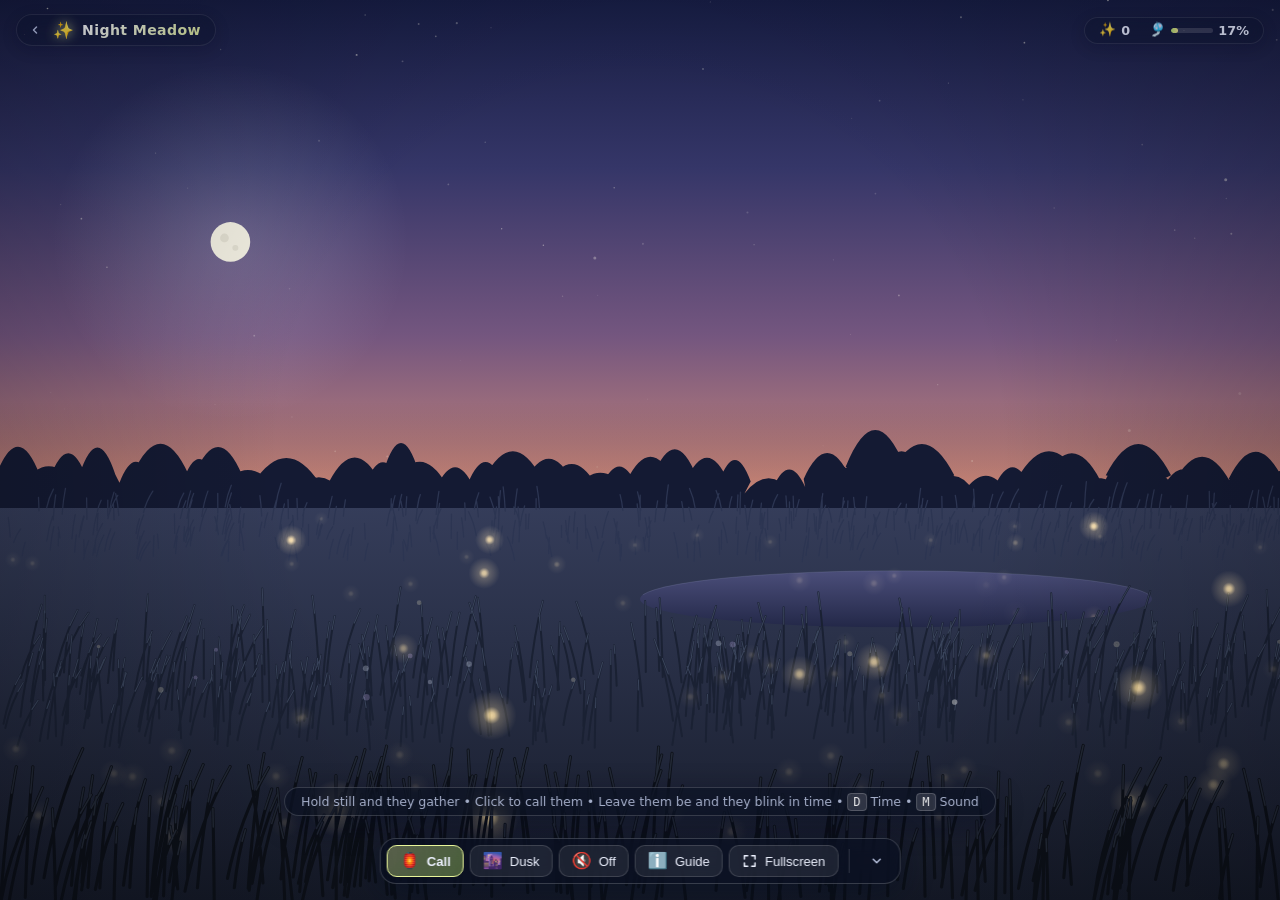
<file: meadow/index.html>
<!DOCTYPE html>
<html lang="en">
<head>
  <meta charset="UTF-8">
  <meta name="viewport" content="width=device-width, initial-scale=1.0, viewport-fit=cover">
  <title>Night Meadow · Tiny Worlds</title>
  <meta name="theme-color" content="#081130">
  <link rel="icon" href="data:image/svg+xml,<svg xmlns=%22http://www.w3.org/2000/svg%22 viewBox=%220 0 100 100%22><text y=%22.9em%22 font-size=%2290%22>✨</text></svg>">
  <link rel="stylesheet" href="/shared/ui.css">
  <link rel="stylesheet" href="/meadow/meadow.css">
</head>
<body>
  <div id="world">
    <canvas id="meadow-canvas"></canvas>

    <!-- Top Navigation & Status -->
    <header class="top-nav ui-chrome">
      <a class="brand glass-panel" href="/" title="Back to Tiny Worlds">
        <span class="brand-home" aria-hidden="true">
          <svg width="12" height="12" viewBox="0 0 24 24" fill="none" stroke="currentColor" stroke-width="3" stroke-linecap="round" stroke-linejoin="round"><polyline points="15 18 9 12 15 6"></polyline></svg>
        </span>
        <span class="brand-icon">✨</span>
        <h1 class="brand-title">Night Meadow</h1>
      </a>

      <div class="stats-bar glass-panel">
        <div class="stat-item" title="Fireflies gathered around you">
          <span class="stat-icon">✨</span>
          <span id="stat-flies" class="stat-value">0</span>
        </div>
        <div class="stat-item" title="How in step the fireflies are blinking">
          <span class="stat-icon">🎐</span>
          <span class="meter"><span id="stat-harmony-bar" class="meter-fill"></span></span>
          <span id="stat-harmony" class="stat-value">0%</span>
        </div>
      </div>
    </header>

    <!-- Quick Interaction Hint (fades out after a few seconds) -->
    <div id="hint-banner" class="hint-banner glass-panel">
      <span class="hint-long">Hold still and they gather • Click to call them • Leave them be and they blink in time • <kbd>D</kbd> Time • <kbd>M</kbd> Sound</span>
      <span class="hint-short">Hold still and they gather • Tap to call them</span>
    </div>

    <!-- Bottom Controls Toolbar -->
    <div id="toolbar-container" class="toolbar-container ui-chrome">
      <div class="toolbar glass-panel">
        <button id="btn-call" class="btn btn-primary" title="Raise a lantern and call the fireflies (Space)">
          <span class="btn-icon">🏮</span>
          <span class="btn-label">Call</span>
        </button>

        <button id="btn-mood" class="btn" title="Dusk / Night / Misty (D)">
          <span id="mood-icon" class="btn-icon">🌙</span>
          <span id="mood-label" class="btn-label">Night</span>
        </button>

        <button id="btn-sound" class="btn" title="Toggle crickets, frogs and wind (M)">
          <span id="sound-icon" class="btn-icon">🔇</span>
          <span id="sound-label" class="btn-label">Off</span>
        </button>

        <button id="btn-help" class="btn" title="Guide and keyboard shortcuts (?)">
          <span class="btn-icon">ℹ️</span>
          <span class="btn-label">Guide</span>
        </button>

        <div class="separator"></div>

        <button id="btn-collapse" class="btn btn-ghost" title="Hide toolbar (T)" aria-label="Hide toolbar">
          <svg width="14" height="14" viewBox="0 0 24 24" fill="none" stroke="currentColor" stroke-width="2.5" stroke-linecap="round" stroke-linejoin="round"><polyline points="6 9 12 15 18 9"></polyline></svg>
        </button>
      </div>
    </div>

    <!-- Small handle shown while the toolbar is collapsed -->
    <button id="toolbar-handle" class="toolbar-handle glass-panel" title="Show toolbar (T)" aria-label="Show toolbar">
      <svg width="14" height="14" viewBox="0 0 24 24" fill="none" stroke="currentColor" stroke-width="2.5" stroke-linecap="round" stroke-linejoin="round"><polyline points="6 15 12 9 18 15"></polyline></svg>
    </button>

    <!-- Guide Modal -->
    <div id="help-modal" class="modal-overlay">
      <div class="modal glass-panel">
        <div class="modal-header">
          <div class="modal-title">
            <span>✨</span> Night Meadow
          </div>
          <button id="btn-close-help" class="btn-close" title="Close guide">&times;</button>
        </div>
        <div class="modal-content">
          <p>
            Tall grass under the stars, a pond holding the moon, and a meadow full of fireflies.
            Each one blinks on its own clock, but every flash nudges its neighbours, so if you leave
            them be, the whole meadow slowly learns to blink together, just like real synchronous fireflies.
          </p>

          <div>
            <strong>Things to try</strong>
            <div class="species-grid">
              <div class="species-card"><strong>Hold still</strong>Rest the pointer in the meadow and fireflies drift over to circle it.</div>
              <div class="species-card"><strong>Call</strong>Click or tap to raise a lantern; fireflies come from all over.</div>
              <div class="species-card"><strong>Harmony</strong>Watch the meter climb as the meadow falls into step.</div>
              <div class="species-card"><strong>Look up</strong>Now and then, a shooting star.</div>
            </div>
          </div>

          <div>
            <strong>Keyboard Shortcuts</strong>
            <table class="shortcuts-table">
              <tbody>
                <tr><td>Hold still</td><td>Fireflies gather around the pointer</td></tr>
                <tr><td>Click / Tap</td><td>Call them with a lantern</td></tr>
                <tr><td>Sudden move</td><td>Scatters them (and loosens the rhythm)</td></tr>
                <tr><td><kbd>Space</kbd></td><td>Call the fireflies</td></tr>
                <tr><td><kbd>D</kbd></td><td>Dusk / Night / Misty</td></tr>
                <tr><td><kbd>M</kbd></td><td>Toggle crickets, frogs and wind</td></tr>
                <tr><td><kbd>T</kbd></td><td>Show / hide the toolbar</td></tr>
                <tr><td><kbd>F</kbd></td><td>Toggle fullscreen</td></tr>
                <tr><td><kbd>?</kbd> / <kbd>H</kbd></td><td>Open / close this guide</td></tr>
              </tbody>
            </table>
          </div>
        </div>
      </div>
    </div>
  </div>

  <!-- Scripts -->
  <script src="/shared/canvas.js"></script>
  <script src="/shared/audio.js"></script>
  <script src="/shared/shell.js"></script>
  <script src="/meadow/sounds.js"></script>
  <script src="/meadow/meadow.js"></script>
  <script src="/meadow/scene.js"></script>
</body>
</html>
</file>
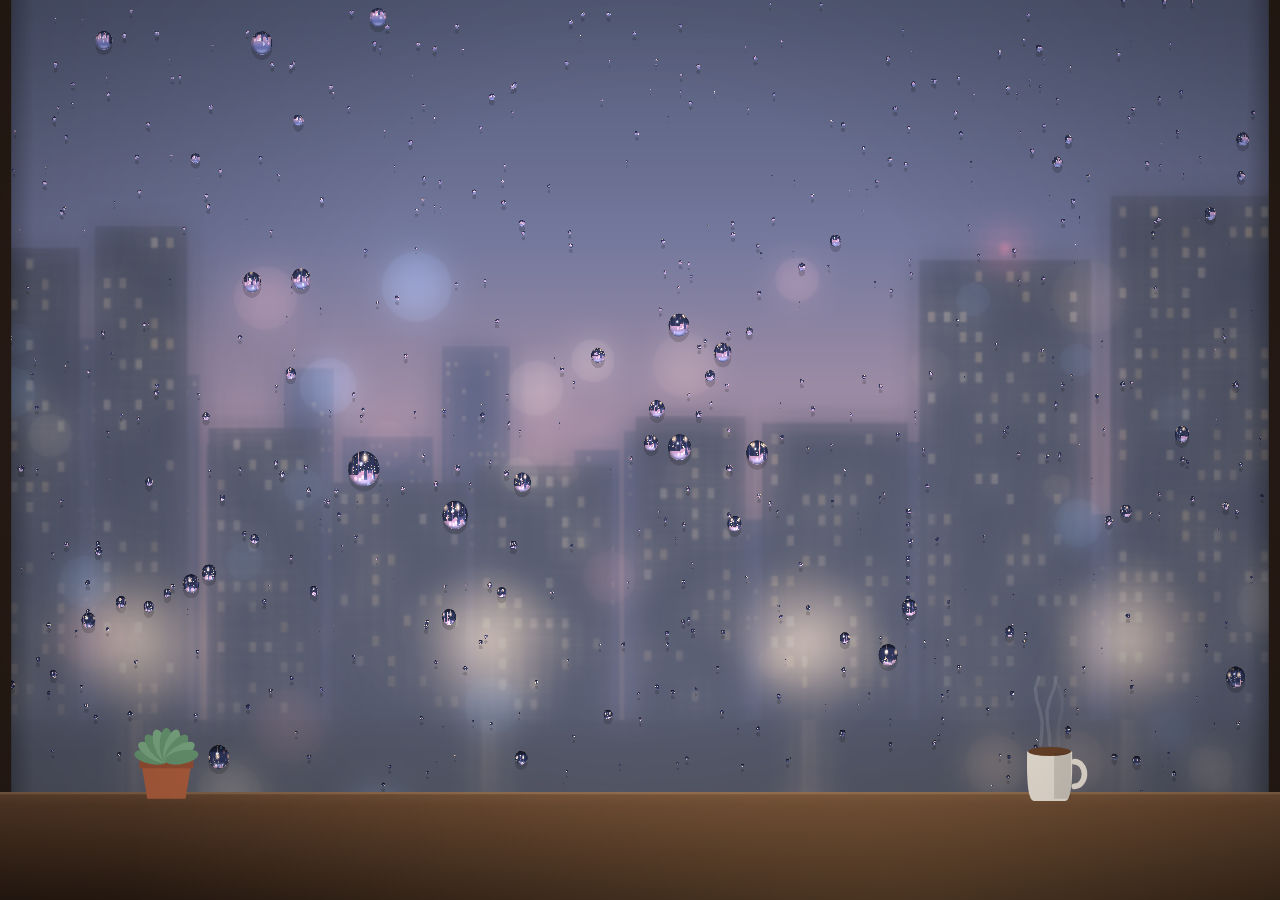
<file: rain/index.html>
<!DOCTYPE html>
<html lang="en">
<head>
  <meta charset="UTF-8">
  <meta name="viewport" content="width=device-width, initial-scale=1.0, viewport-fit=cover">
  <title>Rain on the Glass · Tiny Worlds</title>
  <meta name="theme-color" content="#1b2338">
  <link rel="icon" href="data:image/svg+xml,<svg xmlns=%22http://www.w3.org/2000/svg%22 viewBox=%220 0 100 100%22><text y=%22.9em%22 font-size=%2290%22>🌧️</text></svg>">
  <link rel="stylesheet" href="/shared/ui.css">
  <link rel="stylesheet" href="/rain/rain.css">
</head>
<body>
  <div id="world">
    <canvas id="rain-gl"></canvas>
    <canvas id="rain-canvas"></canvas>

    <!-- Top Navigation & Status -->
    <header class="top-nav ui-chrome">
      <a class="brand glass-panel" href="/" title="Back to Tiny Worlds">
        <span class="brand-home" aria-hidden="true">
          <svg width="12" height="12" viewBox="0 0 24 24" fill="none" stroke="currentColor" stroke-width="3" stroke-linecap="round" stroke-linejoin="round"><polyline points="15 18 9 12 15 6"></polyline></svg>
        </span>
        <span class="brand-icon">🌧️</span>
        <h1 class="brand-title">Rain on the Glass</h1>
      </a>

      <div class="stats-bar glass-panel">
        <div class="stat-item" title="Rain">
          <span class="stat-icon">💧</span>
          <span id="stat-rain" class="stat-value">Steady</span>
        </div>
        <div class="stat-item" title="Local time">
          <span class="stat-icon">🕰️</span>
          <span id="stat-time" class="stat-value">--:--</span>
        </div>
      </div>
    </header>

    <!-- Quick Interaction Hint (fades out after a few seconds) -->
    <div id="hint-banner" class="hint-banner glass-panel">
      <span class="hint-long">Drag to wipe the fog • Click to add a drop • <kbd>W</kbd> Wipe all • <kbd>R</kbd> Rain • <kbd>D</kbd> Time • <kbd>M</kbd> Sound</span>
      <span class="hint-short">Drag to wipe the fog • Tap to add a drop</span>
    </div>

    <!-- Bottom Controls Toolbar -->
    <div id="toolbar-container" class="toolbar-container ui-chrome">
      <div class="toolbar glass-panel">
        <button id="btn-wipe" class="btn btn-primary" title="Squeegee the whole window (W)">
          <span class="btn-icon">🧽</span>
          <span class="btn-label">Wipe</span>
        </button>

        <button id="btn-level" class="btn" title="Light / Steady / Heavy rain (R)">
          <span id="level-icon" class="btn-icon">🌧️</span>
          <span id="level-label" class="btn-label">Steady</span>
        </button>

        <button id="btn-mood" class="btn" title="Grey day / Dusk / Night / Storm (D)">
          <span id="mood-icon" class="btn-icon">🌙</span>
          <span id="mood-label" class="btn-label">Night</span>
        </button>

        <button id="btn-look" class="btn" title="Realistic (WebGL) or classic look (V)">
          <span id="look-icon" class="btn-icon">✨</span>
          <span id="look-label" class="btn-label">Realistic</span>
        </button>

        <button id="btn-sound" class="btn" title="Toggle the sound of the rain (M)">
          <span id="sound-icon" class="btn-icon">🔇</span>
          <span id="sound-label" class="btn-label">Off</span>
        </button>

        <button id="btn-help" class="btn" title="Guide and keyboard shortcuts (?)">
          <span class="btn-icon">ℹ️</span>
          <span class="btn-label">Guide</span>
        </button>

        <div class="separator"></div>

        <button id="btn-collapse" class="btn btn-ghost" title="Hide toolbar (T)" aria-label="Hide toolbar">
          <svg width="14" height="14" viewBox="0 0 24 24" fill="none" stroke="currentColor" stroke-width="2.5" stroke-linecap="round" stroke-linejoin="round"><polyline points="6 9 12 15 18 9"></polyline></svg>
        </button>
      </div>
    </div>

    <!-- Small handle shown while the toolbar is collapsed -->
    <button id="toolbar-handle" class="toolbar-handle glass-panel" title="Show toolbar (T)" aria-label="Show toolbar">
      <svg width="14" height="14" viewBox="0 0 24 24" fill="none" stroke="currentColor" stroke-width="2.5" stroke-linecap="round" stroke-linejoin="round"><polyline points="6 15 12 9 18 15"></polyline></svg>
    </button>

    <!-- Guide Modal -->
    <div id="help-modal" class="modal-overlay">
      <div class="modal glass-panel">
        <div class="modal-header">
          <div class="modal-title">
            <span>🌧️</span> Rain on the Glass
          </div>
          <button id="btn-close-help" class="btn-close" title="Close guide">&times;</button>
        </div>
        <div class="modal-content">
          <p>
            A rainy window looking out over a soft-focus city. Drops gather, stall, slide and merge,
            leaving clear trails through the mist. Wipe a space to look out; the glass slowly fogs over again.
          </p>

          <div>
            <strong>Things to try</strong>
            <div class="species-grid">
              <div class="species-card">
                <strong>Wipe</strong>
                Drag across the glass to clear the fog and smear the drops away.
              </div>
              <div class="species-card">
                <strong>Add a drop</strong>
                Click or tap the glass. A fat drop forms and slides down.
              </div>
              <div class="species-card">
                <strong>Squeegee</strong>
                Wipe the whole window clean in one sweep.
              </div>
              <div class="species-card">
                <strong>Storm</strong>
                Switch the time to Storm for heavy rain, lightning and distant thunder.
              </div>
            </div>
          </div>

          <div>
            <strong>Keyboard Shortcuts</strong>
            <table class="shortcuts-table">
              <tbody>
                <tr><td>Drag</td><td>Wipe the fog</td></tr>
                <tr><td>Click / Tap</td><td>Add a drop</td></tr>
                <tr><td><kbd>W</kbd> / <kbd>Space</kbd></td><td>Squeegee the whole window</td></tr>
                <tr><td><kbd>R</kbd></td><td>Light / Steady / Heavy rain</td></tr>
                <tr><td><kbd>D</kbd></td><td>Grey day / Dusk / Night / Storm</td></tr>
                <tr><td><kbd>V</kbd></td><td>Realistic / classic look</td></tr>
                <tr><td><kbd>M</kbd></td><td>Toggle sound</td></tr>
                <tr><td><kbd>T</kbd></td><td>Show / hide the toolbar</td></tr>
                <tr><td><kbd>F</kbd></td><td>Toggle fullscreen</td></tr>
                <tr><td><kbd>?</kbd> / <kbd>H</kbd></td><td>Open / close this guide</td></tr>
              </tbody>
            </table>
          </div>
        </div>
      </div>
    </div>
  </div>

  <!-- Scripts -->
  <script src="/shared/canvas.js"></script>
  <script src="/shared/audio.js"></script>
  <script src="/shared/shell.js"></script>
  <script src="/rain/sounds.js"></script>
  <script src="/rain/rain.js"></script>
  <script src="/rain/glass-gl.js"></script>
  <script src="/rain/scene.js"></script>
</body>
</html>
</file>
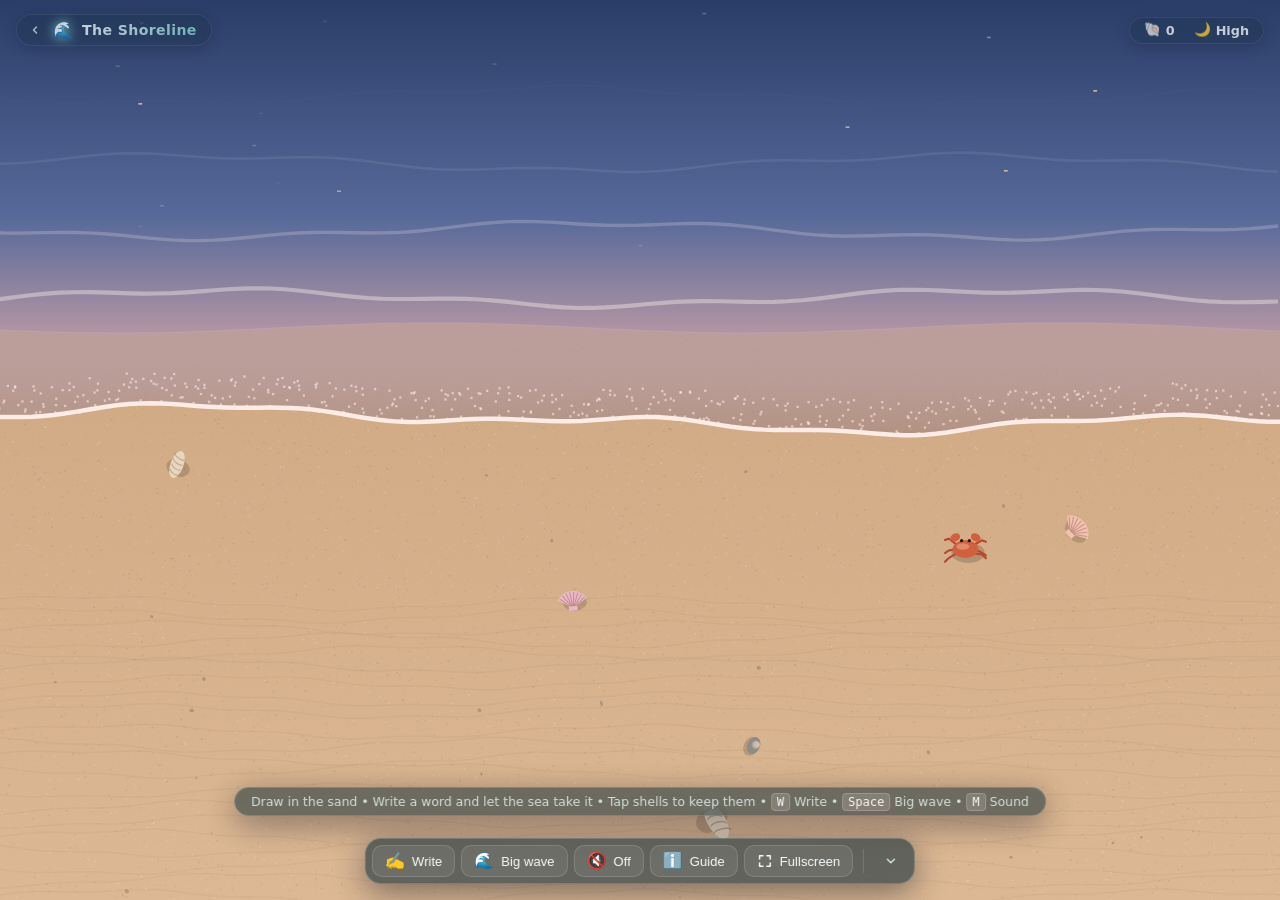
<file: shoreline/index.html>
<!DOCTYPE html>
<html lang="en">
<head>
  <meta charset="UTF-8">
  <meta name="viewport" content="width=device-width, initial-scale=1.0, viewport-fit=cover">
  <title>The Shoreline · Tiny Worlds</title>
  <meta name="theme-color" content="#0d5876">
  <link rel="icon" href="data:image/svg+xml,<svg xmlns=%22http://www.w3.org/2000/svg%22 viewBox=%220 0 100 100%22><text y=%22.9em%22 font-size=%2290%22>🌊</text></svg>">
  <link rel="stylesheet" href="/shared/ui.css">
  <link rel="stylesheet" href="/shoreline/shoreline.css">
</head>
<body>
  <div id="world">
    <canvas id="shore-canvas"></canvas>

    <!-- Top Navigation & Status -->
    <header class="top-nav ui-chrome">
      <a class="brand glass-panel" href="/" title="Back to Tiny Worlds">
        <span class="brand-home" aria-hidden="true">
          <svg width="12" height="12" viewBox="0 0 24 24" fill="none" stroke="currentColor" stroke-width="3" stroke-linecap="round" stroke-linejoin="round"><polyline points="15 18 9 12 15 6"></polyline></svg>
        </span>
        <span class="brand-icon">🌊</span>
        <h1 class="brand-title">The Shoreline</h1>
      </a>

      <div class="stats-bar glass-panel">
        <div class="stat-item" title="Shells you've collected">
          <span class="stat-icon">🐚</span>
          <span id="stat-shells" class="stat-value">0</span>
        </div>
        <div class="stat-item" title="The tide, from your local time">
          <span class="stat-icon">🌙</span>
          <span id="stat-tide" class="stat-value">--</span>
        </div>
      </div>
    </header>

    <!-- Quick Interaction Hint (fades out after a few seconds) -->
    <div id="hint-banner" class="hint-banner glass-panel">
      <span class="hint-long">Draw in the sand • Write a word and let the sea take it • Tap shells to keep them • <kbd>W</kbd> Write • <kbd>Space</kbd> Big wave • <kbd>M</kbd> Sound</span>
      <span class="hint-short">Draw in the sand with your finger</span>
    </div>

    <!-- Write a word in the sand -->
    <form id="write-panel" class="write-panel glass-panel" autocomplete="off">
      <input id="write-input" type="text" maxlength="40" placeholder="Write something in the sand…" aria-label="Words to write in the sand">
      <button type="submit">Write</button>
    </form>

    <!-- Bottom Controls Toolbar -->
    <div id="toolbar-container" class="toolbar-container ui-chrome">
      <div class="toolbar glass-panel">
        <button id="btn-write" class="btn" title="Write a word in the sand (W)">
          <span class="btn-icon">✍️</span>
          <span class="btn-label">Write</span>
        </button>

        <button id="btn-wave" class="btn" title="Call a big wave (Space)">
          <span class="btn-icon">🌊</span>
          <span class="btn-label">Big wave</span>
        </button>

        <button id="btn-sound" class="btn" title="Surf, gulls and sand (M)">
          <span id="sound-icon" class="btn-icon">🔇</span>
          <span id="sound-label" class="btn-label">Off</span>
        </button>

        <button id="btn-help" class="btn" title="Guide (?)">
          <span class="btn-icon">ℹ️</span>
          <span class="btn-label">Guide</span>
        </button>

        <div class="separator"></div>

        <button id="btn-collapse" class="btn btn-ghost" title="Hide toolbar (T)" aria-label="Hide toolbar">
          <svg width="14" height="14" viewBox="0 0 24 24" fill="none" stroke="currentColor" stroke-width="2.5" stroke-linecap="round" stroke-linejoin="round"><polyline points="6 9 12 15 18 9"></polyline></svg>
        </button>
      </div>
    </div>

    <!-- Small handle shown while the toolbar is collapsed -->
    <button id="toolbar-handle" class="toolbar-handle glass-panel" title="Show toolbar (T)" aria-label="Show toolbar">
      <svg width="14" height="14" viewBox="0 0 24 24" fill="none" stroke="currentColor" stroke-width="2.5" stroke-linecap="round" stroke-linejoin="round"><polyline points="6 15 12 9 18 15"></polyline></svg>
    </button>

    <!-- Guide Modal -->
    <div id="help-modal" class="modal-overlay">
      <div class="modal glass-panel">
        <div class="modal-header">
          <div class="modal-title">
            <span>🌊</span> The Shoreline
          </div>
          <button id="btn-close-help" class="btn-close" title="Close guide">&times;</button>
        </div>
        <div class="modal-content">
          <p>
            A quiet beach seen from above. Waves wash up the sand and slide back. Draw or write something
            near the water, and watch the next wave soften it and the one after take it away.
          </p>
          <div>
            <strong>Things to try</strong>
            <div class="species-grid">
              <div class="species-card"><strong>✍️ Draw</strong>Drag across the sand with your finger or mouse.</div>
              <div class="species-card"><strong>💬 Write</strong>Type a word and it's written by the water's edge.</div>
              <div class="species-card"><strong>🐚 Shells</strong>Waves leave them behind. Tap one to keep it.</div>
              <div class="species-card"><strong>🦀 The crab</strong>It wanders the wet sand, runs from your hand, and digs in when the water comes.</div>
              <div class="species-card"><strong>🌊 Big wave</strong>Every few waves one reaches further. You can also call one.</div>
              <div class="species-card"><strong>🌙 Tide and time</strong>The light follows your clock, and the tide rises and falls through the day.</div>
            </div>
          </div>
          <div>
            <strong>Keyboard Shortcuts</strong>
            <table class="shortcuts-table">
              <tbody>
                <tr><td><kbd>W</kbd></td><td>Write a word</td></tr>
                <tr><td><kbd>Space</kbd></td><td>Call a big wave</td></tr>
                <tr><td><kbd>M</kbd></td><td>Toggle sound</td></tr>
                <tr><td><kbd>T</kbd></td><td>Show / hide the toolbar</td></tr>
                <tr><td><kbd>F</kbd></td><td>Fullscreen</td></tr>
                <tr><td><kbd>?</kbd> / <kbd>H</kbd></td><td>Guide</td></tr>
              </tbody>
            </table>
          </div>
        </div>
      </div>
    </div>
  </div>

  <!-- Scripts -->
  <script src="/shared/canvas.js"></script>
  <script src="/shared/audio.js"></script>
  <script src="/shared/shell.js"></script>
  <script src="/shoreline/sounds.js"></script>
  <script src="/shoreline/beach.js"></script>
  <script src="/shoreline/scene.js"></script>
</body>
</html>
</file>
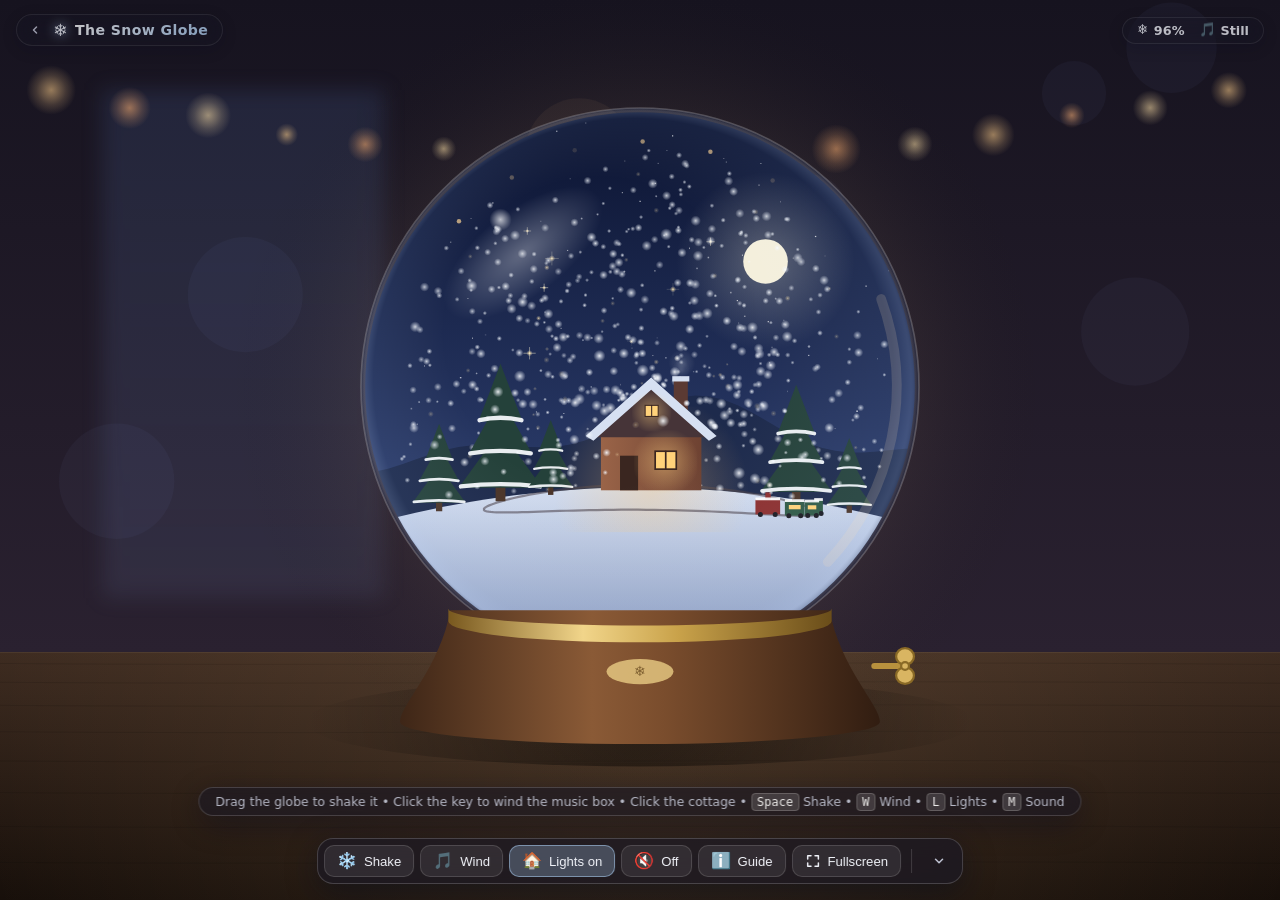
<file: snowglobe/index.html>
<!DOCTYPE html>
<html lang="en">
<head>
  <meta charset="UTF-8">
  <meta name="viewport" content="width=device-width, initial-scale=1.0, viewport-fit=cover">
  <title>The Snow Globe · Tiny Worlds</title>
  <meta name="theme-color" content="#16131f">
  <link rel="icon" href="data:image/svg+xml,<svg xmlns=%22http://www.w3.org/2000/svg%22 viewBox=%220 0 100 100%22><text y=%22.9em%22 font-size=%2290%22>❄️</text></svg>">
  <link rel="stylesheet" href="/shared/ui.css">
  <link rel="stylesheet" href="/snowglobe/snowglobe.css">
</head>
<body>
  <div id="world">
    <canvas id="globe-canvas"></canvas>

    <!-- Top Navigation & Status -->
    <header class="top-nav ui-chrome">
      <a class="brand glass-panel" href="/" title="Back to Tiny Worlds">
        <span class="brand-home" aria-hidden="true">
          <svg width="12" height="12" viewBox="0 0 24 24" fill="none" stroke="currentColor" stroke-width="3" stroke-linecap="round" stroke-linejoin="round"><polyline points="15 18 9 12 15 6"></polyline></svg>
        </span>
        <span class="brand-icon">❄️</span>
        <h1 class="brand-title">The Snow Globe</h1>
      </a>

      <div class="stats-bar glass-panel">
        <div class="stat-item" title="Snow still falling">
          <span class="stat-icon">❄️</span>
          <span id="stat-snow" class="stat-value">--</span>
        </div>
        <div class="stat-item" title="Music box">
          <span class="stat-icon">🎵</span>
          <span id="stat-music" class="stat-value">Still</span>
        </div>
      </div>
    </header>

    <!-- Quick Interaction Hint (fades out after a few seconds) -->
    <div id="hint-banner" class="hint-banner glass-panel">
      <span class="hint-long">Drag the globe to shake it • Click the key to wind the music box • Click the cottage • <kbd>Space</kbd> Shake • <kbd>W</kbd> Wind • <kbd>L</kbd> Lights • <kbd>M</kbd> Sound</span>
      <span class="hint-short">Drag the globe, or shake your phone</span>
    </div>

    <!-- Bottom Controls Toolbar -->
    <div id="toolbar-container" class="toolbar-container ui-chrome">
      <div class="toolbar glass-panel">
        <button id="btn-shake" class="btn" title="Shake the globe (Space)">
          <span class="btn-icon">❄️</span>
          <span class="btn-label">Shake</span>
        </button>

        <button id="btn-wind" class="btn" title="Wind the music box (W)">
          <span class="btn-icon">🎵</span>
          <span class="btn-label">Wind</span>
        </button>

        <button id="btn-lights" class="btn" title="Cottage lights (L)">
          <span class="btn-icon">🏠</span>
          <span id="lights-label" class="btn-label">Lights</span>
        </button>

        <button id="btn-sound" class="btn" title="Music box, water and a quiet room (M)">
          <span id="sound-icon" class="btn-icon">🔇</span>
          <span id="sound-label" class="btn-label">Off</span>
        </button>

        <button id="btn-help" class="btn" title="Guide (?)">
          <span class="btn-icon">ℹ️</span>
          <span class="btn-label">Guide</span>
        </button>

        <div class="separator"></div>

        <button id="btn-collapse" class="btn btn-ghost" title="Hide toolbar (T)" aria-label="Hide toolbar">
          <svg width="14" height="14" viewBox="0 0 24 24" fill="none" stroke="currentColor" stroke-width="2.5" stroke-linecap="round" stroke-linejoin="round"><polyline points="6 9 12 15 18 9"></polyline></svg>
        </button>
      </div>
    </div>

    <!-- Small handle shown while the toolbar is collapsed -->
    <button id="toolbar-handle" class="toolbar-handle glass-panel" title="Show toolbar (T)" aria-label="Show toolbar">
      <svg width="14" height="14" viewBox="0 0 24 24" fill="none" stroke="currentColor" stroke-width="2.5" stroke-linecap="round" stroke-linejoin="round"><polyline points="6 15 12 9 18 15"></polyline></svg>
    </button>

    <!-- Guide Modal -->
    <div id="help-modal" class="modal-overlay">
      <div class="modal glass-panel">
        <div class="modal-header">
          <div class="modal-title">
            <span>❄️</span> The Snow Globe
          </div>
          <button id="btn-close-help" class="btn-close" title="Close guide">&times;</button>
        </div>
        <div class="modal-content">
          <p>
            A glass globe on a wooden music box, with a small snowy village inside. Pick it up and shake it,
            then put it down and watch the snow settle on the roofs. The sky inside follows your own clock.
          </p>
          <div>
            <strong>Things to try</strong>
            <div class="species-grid">
              <div class="species-card"><strong>❄️ Shake it</strong>Drag the globe around and let go. On a phone, shake the phone.</div>
              <div class="species-card"><strong>🎵 The key</strong>Wind the music box. The train runs while it plays, and both slow down as it unwinds.</div>
              <div class="species-card"><strong>🏠 The cottage</strong>Tap it to turn the lights on or off. They come on by themselves after dark.</div>
              <div class="species-card"><strong>✨ Glitter</strong>A few flakes catch the light as they turn.</div>
            </div>
          </div>
          <div>
            <strong>Keyboard Shortcuts</strong>
            <table class="shortcuts-table">
              <tbody>
                <tr><td><kbd>Space</kbd></td><td>Shake the globe</td></tr>
                <tr><td><kbd>W</kbd></td><td>Wind the music box</td></tr>
                <tr><td><kbd>L</kbd></td><td>Cottage lights</td></tr>
                <tr><td><kbd>M</kbd></td><td>Toggle sound</td></tr>
                <tr><td><kbd>T</kbd></td><td>Show / hide the toolbar</td></tr>
                <tr><td><kbd>F</kbd></td><td>Fullscreen</td></tr>
                <tr><td><kbd>?</kbd> / <kbd>H</kbd></td><td>Guide</td></tr>
              </tbody>
            </table>
          </div>
        </div>
      </div>
    </div>
  </div>

  <!-- Scripts -->
  <script src="/shared/canvas.js"></script>
  <script src="/shared/audio.js"></script>
  <script src="/shared/shell.js"></script>
  <script src="/snowglobe/sounds.js"></script>
  <script src="/snowglobe/globe.js"></script>
  <script src="/snowglobe/scene.js"></script>
</body>
</html>
</file>
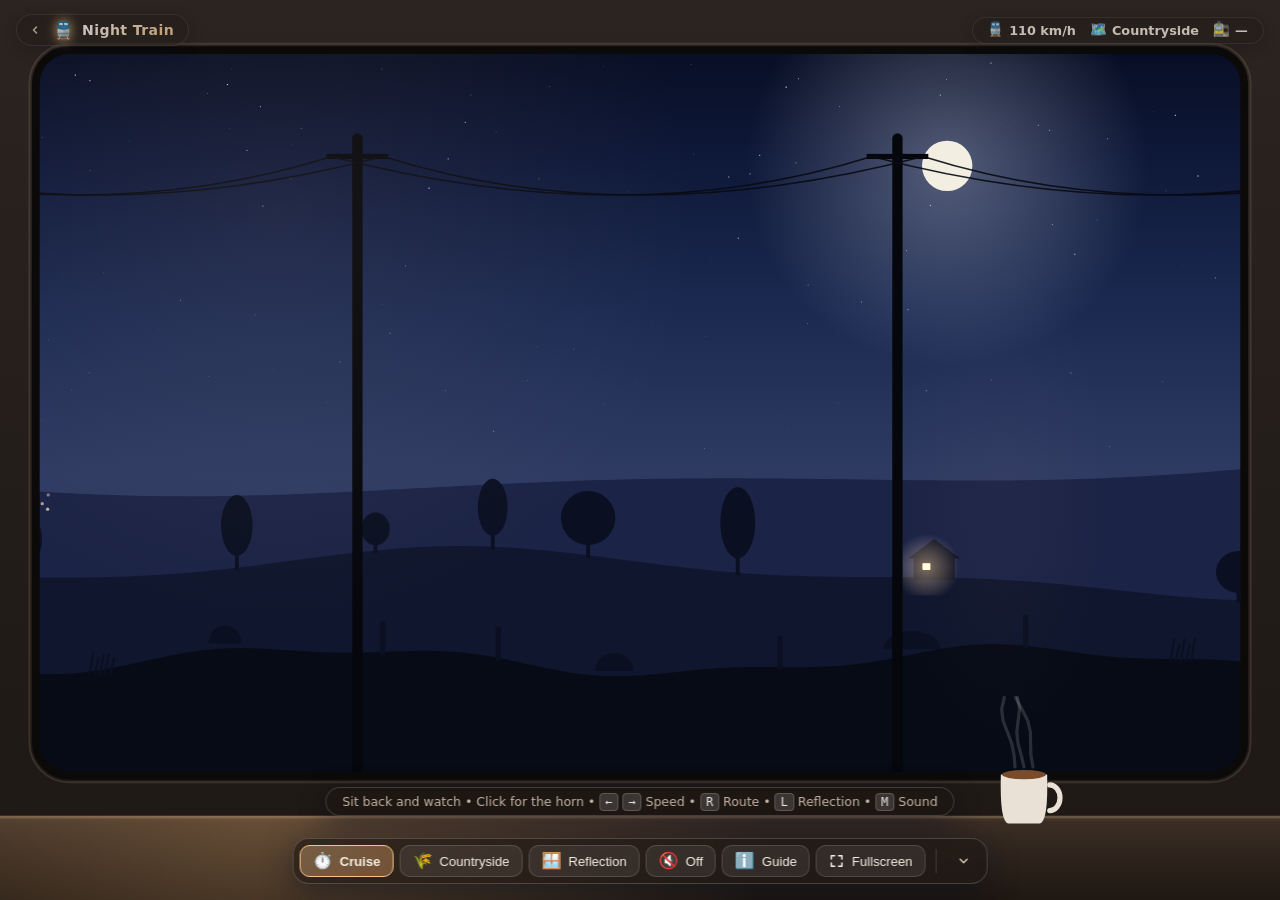
<file: train/index.html>
<!DOCTYPE html>
<html lang="en">
<head>
  <meta charset="UTF-8">
  <meta name="viewport" content="width=device-width, initial-scale=1.0, viewport-fit=cover">
  <title>Night Train · Tiny Worlds</title>
  <meta name="theme-color" content="#1d1814">
  <link rel="icon" href="data:image/svg+xml,<svg xmlns=%22http://www.w3.org/2000/svg%22 viewBox=%220 0 100 100%22><text y=%22.9em%22 font-size=%2290%22>🚆</text></svg>">
  <link rel="stylesheet" href="/shared/ui.css">
  <link rel="stylesheet" href="/train/train.css">
</head>
<body>
  <div id="world">
    <canvas id="train-canvas"></canvas>

    <!-- Top Navigation & Status -->
    <header class="top-nav ui-chrome">
      <a class="brand glass-panel" href="/" title="Back to Tiny Worlds">
        <span class="brand-home" aria-hidden="true">
          <svg width="12" height="12" viewBox="0 0 24 24" fill="none" stroke="currentColor" stroke-width="3" stroke-linecap="round" stroke-linejoin="round"><polyline points="15 18 9 12 15 6"></polyline></svg>
        </span>
        <span class="brand-icon">🚆</span>
        <h1 class="brand-title">Night Train</h1>
      </a>

      <div class="stats-bar glass-panel">
        <div class="stat-item" title="Speed">
          <span class="stat-icon">🚆</span>
          <span id="stat-speed" class="stat-value">110 km/h</span>
        </div>
        <div class="stat-item" title="Route">
          <span class="stat-icon">🗺️</span>
          <span id="stat-route" class="stat-value">Countryside</span>
        </div>
        <div class="stat-item" title="Station passing">
          <span class="stat-icon">🚉</span>
          <span id="stat-next" class="stat-value">—</span>
        </div>
      </div>
    </header>

    <!-- Quick Interaction Hint (fades out after a few seconds) -->
    <div id="hint-banner" class="hint-banner glass-panel">
      <span class="hint-long">Sit back and watch • Click for the horn • <kbd>←</kbd> <kbd>→</kbd> Speed • <kbd>R</kbd> Route • <kbd>L</kbd> Reflection • <kbd>M</kbd> Sound</span>
      <span class="hint-short">Sit back and watch • Tap for the horn</span>
    </div>

    <!-- Bottom Controls Toolbar -->
    <div id="toolbar-container" class="toolbar-container ui-chrome">
      <div class="toolbar glass-panel">
        <button id="btn-speed" class="btn btn-primary" title="Slow / Cruise / Fast (← →)">
          <span class="btn-icon">⏱️</span>
          <span id="speed-label" class="btn-label">Cruise</span>
        </button>

        <button id="btn-route" class="btn" title="Countryside / Coast / Snow / City (R)">
          <span id="route-icon" class="btn-icon">🌾</span>
          <span id="route-label" class="btn-label">Countryside</span>
        </button>

        <button id="btn-reflection" class="btn" title="Your reflection in the glass (L)">
          <span class="btn-icon">🪟</span>
          <span id="reflection-label" class="btn-label">Reflection</span>
        </button>

        <button id="btn-sound" class="btn" title="Toggle the sound of the train (M)">
          <span id="sound-icon" class="btn-icon">🔇</span>
          <span id="sound-label" class="btn-label">Off</span>
        </button>

        <button id="btn-help" class="btn" title="Guide and keyboard shortcuts (?)">
          <span class="btn-icon">ℹ️</span>
          <span class="btn-label">Guide</span>
        </button>

        <div class="separator"></div>

        <button id="btn-collapse" class="btn btn-ghost" title="Hide toolbar (T)" aria-label="Hide toolbar">
          <svg width="14" height="14" viewBox="0 0 24 24" fill="none" stroke="currentColor" stroke-width="2.5" stroke-linecap="round" stroke-linejoin="round"><polyline points="6 9 12 15 18 9"></polyline></svg>
        </button>
      </div>
    </div>

    <!-- Small handle shown while the toolbar is collapsed -->
    <button id="toolbar-handle" class="toolbar-handle glass-panel" title="Show toolbar (T)" aria-label="Show toolbar">
      <svg width="14" height="14" viewBox="0 0 24 24" fill="none" stroke="currentColor" stroke-width="2.5" stroke-linecap="round" stroke-linejoin="round"><polyline points="6 15 12 9 18 15"></polyline></svg>
    </button>

    <!-- Guide Modal -->
    <div id="help-modal" class="modal-overlay">
      <div class="modal glass-panel">
        <div class="modal-header">
          <div class="modal-title">
            <span>🚆</span> Night Train
          </div>
          <button id="btn-close-help" class="btn-close" title="Close guide">&times;</button>
        </div>
        <div class="modal-content">
          <p>
            A window seat on a night train. The world slides past in layers: far hills and town lights
            barely move, farmhouses glide, hedges hurry and telegraph poles flash by. Now and then a tunnel
            swallows the view and you catch your own carriage reflected in the glass, a station drifts past,
            or another train rushes by. This is the one you leave running.
          </p>

          <div>
            <strong>Routes</strong>
            <div class="species-grid">
              <div class="species-card"><strong>Countryside</strong>Fields, lit farmhouses and distant villages.</div>
              <div class="species-card"><strong>Coast</strong>The sea under the moon and a lighthouse turning.</div>
              <div class="species-card"><strong>Snow</strong>Firs, moonlit drifts and snow streaking past.</div>
              <div class="species-card"><strong>City</strong>A skyline of windows and streetlights.</div>
            </div>
          </div>

          <div>
            <strong>Keyboard Shortcuts</strong>
            <table class="shortcuts-table">
              <tbody>
                <tr><td>Click / <kbd>Space</kbd></td><td>Sound the horn</td></tr>
                <tr><td><kbd>←</kbd> / <kbd>→</kbd></td><td>Slower / faster</td></tr>
                <tr><td><kbd>R</kbd></td><td>Countryside / Coast / Snow / City</td></tr>
                <tr><td><kbd>L</kbd></td><td>Reflection in the glass on / off</td></tr>
                <tr><td><kbd>M</kbd></td><td>Toggle sound</td></tr>
                <tr><td><kbd>T</kbd></td><td>Show / hide the toolbar</td></tr>
                <tr><td><kbd>F</kbd></td><td>Toggle fullscreen</td></tr>
                <tr><td><kbd>?</kbd> / <kbd>H</kbd></td><td>Open / close this guide</td></tr>
              </tbody>
            </table>
          </div>
        </div>
      </div>
    </div>
  </div>

  <!-- Scripts -->
  <script src="/shared/canvas.js"></script>
  <script src="/shared/audio.js"></script>
  <script src="/shared/shell.js"></script>
  <script src="/train/sounds.js"></script>
  <script src="/train/train.js"></script>
  <script src="/train/scene.js"></script>
</body>
</html>
</file>
<file: landing.css>
/* Tiny Worlds homepage: a quiet night landscape */
:root {
  --night: #0b0a24;
  --night-2: #110f30;
  --ink: #f6efe4;
  --ink-soft: rgba(246, 239, 228, 0.72);
  --ink-faint: rgba(246, 239, 228, 0.5);
  --gold: #f3c98b;
  --line: rgba(246, 239, 228, 0.12);
  --serif: ui-serif, 'New York', 'Iowan Old Style', 'Palatino Linotype', Palatino, Georgia, serif;
  --sans: ui-sans-serif, system-ui, -apple-system, 'Segoe UI', Roboto, sans-serif;
  --ease: cubic-bezier(0.2, 0.8, 0.2, 1);
  --wordmark: linear-gradient(180deg, #fffaf1 20%, #f3d9b2 75%, #e7b98a 100%);
  --glass-bg: rgba(255, 255, 255, 0.07);
  --glass-border: rgba(246, 239, 228, 0.22);
  --window-border: rgba(246, 239, 228, 0.14);
  --window-shadow: 0 30px 80px rgba(0, 0, 0, 0.45);
  --window-shadow-hover: 0 40px 90px rgba(0, 0, 0, 0.5);
  --kbd-bg: rgba(255, 255, 255, 0.06);
  color-scheme: dark;
}

/* Day theme */
:root[data-theme="light"] {
  --night: #f6f0e6;
  --night-2: #efe6d8;
  --ink: #2a2440;
  --ink-soft: rgba(42, 36, 64, 0.74);
  --ink-faint: rgba(42, 36, 64, 0.55);
  --gold: #b0682a;
  --line: rgba(42, 36, 64, 0.12);
  --wordmark: linear-gradient(180deg, #3b2f63 15%, #6b4a7e 60%, #b8714a 100%);
  --glass-bg: rgba(255, 255, 255, 0.55);
  --glass-border: rgba(42, 36, 64, 0.16);
  --window-border: rgba(42, 36, 64, 0.1);
  --window-shadow: 0 26px 60px rgba(70, 50, 30, 0.18);
  --window-shadow-hover: 0 34px 70px rgba(70, 50, 30, 0.24);
  --kbd-bg: rgba(255, 255, 255, 0.7);
  color-scheme: light;
}

html, body {
  transition: background-color 0.8s var(--ease), color 0.8s var(--ease);
}

/* ---------- Theme toggle ---------- */
.theme-toggle {
  position: fixed;
  top: calc(18px + env(safe-area-inset-top, 0px));
  right: calc(18px + env(safe-area-inset-right, 0px));
  z-index: 50;
  padding: 5px;
  border-radius: 999px;
  border: 1px solid var(--glass-border);
  background: var(--glass-bg);
  backdrop-filter: blur(12px);
  -webkit-backdrop-filter: blur(12px);
  color: var(--ink);
  cursor: pointer;
  box-shadow: 0 6px 24px rgba(0, 0, 0, 0.18);
  transition: background 0.6s var(--ease), border-color 0.6s var(--ease), transform 0.3s var(--ease);
}

.theme-toggle:hover {
  transform: translateY(-1px);
}

.theme-toggle:focus-visible {
  outline: 2px solid var(--gold);
  outline-offset: 3px;
}

.toggle-track {
  position: relative;
  display: flex;
  align-items: center;
  justify-content: space-between;
  width: 58px;
  height: 26px;
  padding: 0 6px;
}

.toggle-icon {
  position: relative;
  z-index: 1;
  opacity: 0.55;
  transition: opacity 0.4s var(--ease), color 0.4s var(--ease);
}

.toggle-knob {
  position: absolute;
  top: 0;
  left: 0;
  width: 26px;
  height: 26px;
  border-radius: 50%;
  background: rgba(246, 239, 228, 0.16);
  box-shadow: inset 0 0 0 1px rgba(246, 239, 228, 0.25);
  transition: transform 0.5s var(--ease), background 0.5s var(--ease);
}

:root:not([data-theme="light"]) .icon-moon {
  opacity: 1;
  color: #f3d9b2;
}

:root[data-theme="light"] .toggle-knob {
  transform: translateX(32px);
  background: rgba(255, 200, 110, 0.35);
  box-shadow: inset 0 0 0 1px rgba(176, 104, 42, 0.3);
}

:root[data-theme="light"] .icon-sun {
  opacity: 1;
  color: #d98a2b;
}

/* Ambient sound: a small round button beside the theme toggle */
.sound-toggle {
  position: fixed;
  top: calc(18px + env(safe-area-inset-top, 0px));
  right: calc(98px + env(safe-area-inset-right, 0px));
  z-index: 50;
  display: grid;
  place-items: center;
  width: 38px;
  height: 38px;
  border-radius: 50%;
  border: 1px solid var(--glass-border);
  background: var(--glass-bg);
  backdrop-filter: blur(12px);
  -webkit-backdrop-filter: blur(12px);
  color: var(--ink);
  cursor: pointer;
  box-shadow: 0 6px 24px rgba(0, 0, 0, 0.18);
  transition: background 0.6s var(--ease), border-color 0.6s var(--ease), transform 0.3s var(--ease);
}

.sound-toggle:hover {
  transform: translateY(-1px);
}

.sound-toggle:focus-visible {
  outline: 2px solid var(--gold);
  outline-offset: 3px;
}

.sound-icon {
  grid-area: 1 / 1;
  opacity: 0.6;
  transition: opacity 0.4s var(--ease);
}

.sound-toggle .icon-on,
.sound-toggle.on .icon-off {
  opacity: 0;
}

.sound-toggle.on .icon-on {
  opacity: 1;
  color: var(--gold);
}

/* A slow breathing ring while the sound is playing */
.sound-toggle.on::after {
  content: "";
  position: absolute;
  inset: -1px;
  border-radius: 50%;
  border: 1px solid var(--gold);
  opacity: 0;
  animation: sound-breathe 4s ease-in-out infinite;
  pointer-events: none;
}

@keyframes sound-breathe {
  0%, 100% { opacity: 0; transform: scale(1); }
  50% { opacity: 0.45; transform: scale(1.18); }
}

@media (prefers-reduced-motion: reduce) {
  .sound-toggle.on::after { animation: none; }
}

:root[data-theme="light"] .sound-toggle {
  box-shadow: 0 6px 20px rgba(70, 50, 30, 0.12);
}

:root[data-theme="light"] .sound-toggle.on .icon-on {
  color: #d98a2b;
}

* {
  box-sizing: border-box;
  margin: 0;
  padding: 0;
}

html {
  scroll-behavior: smooth;
  background: var(--night);
}

body {
  background: var(--night);
  color: var(--ink);
  font-family: var(--sans);
  -webkit-font-smoothing: antialiased;
  overflow-x: hidden;
}

::selection {
  background: rgba(243, 201, 139, 0.3);
}

.eyebrow {
  font-family: var(--sans);
  font-size: 0.74rem;
  font-weight: 600;
  letter-spacing: 0.24em;
  text-transform: uppercase;
  color: var(--gold);
  opacity: 0.85;
  text-wrap: balance;
}

/* ---------- Hero ---------- */
.hero {
  position: relative;
  height: 100vh;
  height: 100svh;
  min-height: 560px;
  display: grid;
  place-items: center;
  overflow: hidden;
  isolation: isolate;
}

#hero-sky {
  position: absolute;
  inset: 0;
  width: 100%;
  height: 100%;
  z-index: -1;
}

/* The butterfly flies over the title, and never gets in the way of a click */
#hero-butterfly {
  position: absolute;
  inset: 0;
  width: 100%;
  height: 100%;
  z-index: 1;
  pointer-events: none;
}

.hero-content {
  text-align: center;
  padding: 0 24px;
  margin-top: -12vh;
  will-change: transform, opacity;
}

.hero-content > * {
  animation: rise 1.4s var(--ease) both;
}
.hero-content > :nth-child(2) { animation-delay: 0.12s; }
.hero-content > :nth-child(3) { animation-delay: 0.3s; }
.hero-content > :nth-child(4) { animation-delay: 0.5s; }

.wordmark {
  margin: 18px 0 20px;
  font-family: var(--serif);
  font-weight: 400;
  font-size: clamp(3.4rem, 12vw, 8.5rem);
  line-height: 0.95;
  letter-spacing: -0.035em;
  background: var(--wordmark);
  -webkit-background-clip: text;
  background-clip: text;
  -webkit-text-fill-color: transparent;
  text-shadow: 0 0 60px rgba(243, 201, 139, 0.12);
}

.tagline {
  max-width: 36rem;
  text-wrap: balance;
  margin: 0 auto;
  font-family: var(--serif);
  font-size: clamp(1.05rem, 2.2vw, 1.3rem);
  line-height: 1.6;
  color: var(--ink-soft);
}

.hero-cta {
  display: inline-flex;
  align-items: center;
  gap: 10px;
  margin-top: 34px;
  padding: 13px 26px;
  border-radius: 999px;
  color: var(--ink);
  text-decoration: none;
  font-size: 0.95rem;
  font-weight: 500;
  letter-spacing: 0.02em;
  background: var(--glass-bg);
  border: 1px solid var(--glass-border);
  backdrop-filter: blur(10px);
  -webkit-backdrop-filter: blur(10px);
  transition: background 0.4s var(--ease), border-color 0.4s var(--ease), transform 0.4s var(--ease), box-shadow 0.4s var(--ease);
}

.hero-cta:hover,
.hero-cta:focus-visible {
  background: rgba(243, 201, 139, 0.14);
  border-color: rgba(243, 201, 139, 0.55);
  box-shadow: 0 0 40px rgba(243, 201, 139, 0.18);
  transform: translateY(-2px);
  outline: none;
}

.hero-cta svg {
  transition: transform 0.4s var(--ease);
}

.hero-cta:hover svg {
  transform: translateY(2px);
}

/* ---------- The shelf: every world at a glance ---------- */
.shelf {
  max-width: 1160px;
  margin: 0 auto;
  padding: clamp(64px, 9vw, 110px) 24px 0;
}

.shelf-head {
  text-align: center;
  margin-bottom: clamp(28px, 4vw, 44px);
}

.shelf-title {
  font-family: var(--serif);
  font-weight: 400;
  font-size: clamp(1.6rem, 3.4vw, 2.3rem);
  letter-spacing: -0.01em;
}

.shelf-list {
  --cols: 5;
  --wood-top: #b8875c;
  --wood-front: linear-gradient(180deg, #8a5d3b 0%, #6e4a2e 55%, #573822 100%);
  --frame: #2a2238;
  display: grid;
  grid-template-columns: repeat(var(--cols), minmax(0, 1fr));
  row-gap: clamp(30px, 4vw, 44px);
}

:root[data-theme="light"] .shelf-list {
  --wood-top: #e3c29b;
  --wood-front: linear-gradient(180deg, #c99d70 0%, #b3845a 55%, #9a6d47 100%);
  --frame: #fffaf2;
}

/* Each item spans its whole cell, so the planks of a row meet edge to edge */
.shelf-item {
  --accent: 200, 210, 230;
  position: relative;
  display: flex;
  flex-direction: column;
  align-items: center;
  color: var(--ink);
  text-decoration: none;
  outline: none;
}

/* The window stands on the plank, a little narrower than its cell */
.shelf-window {
  position: relative;
  z-index: 1;
  display: block;
  width: calc(100% - clamp(18px, 2.4vw, 30px));
  aspect-ratio: 4 / 3;
  border: clamp(4px, 0.5vw, 6px) solid var(--frame);
  border-radius: 10px;
  overflow: hidden;
  background: linear-gradient(135deg, rgba(var(--accent), 0.35), rgba(var(--accent), 0.08));
  box-shadow:
    0 1px 0 rgba(0, 0, 0, 0.18),
    0 12px 18px -10px rgba(0, 0, 0, 0.55);
  transform-origin: 50% 100%;
  transition: transform 0.45s var(--ease), box-shadow 0.45s var(--ease);
}

:root[data-theme="light"] .shelf-window {
  box-shadow:
    0 1px 0 rgba(90, 60, 30, 0.12),
    0 12px 18px -10px rgba(90, 60, 30, 0.45);
}

.shelf-window img,
.shelf-window canvas {
  position: absolute;
  inset: 0;
  width: 100%;
  height: 100%;
  object-fit: cover;
}

.shelf-window canvas {
  opacity: 0;
  transition: opacity 0.4s var(--ease);
}

.shelf-item.live .shelf-window canvas {
  opacity: 1;
}

.shelf-item:hover .shelf-window,
.shelf-item:focus-visible .shelf-window {
  transform: translateY(-6px) scale(1.03);
  box-shadow:
    0 0 0 1px rgba(var(--accent), 0.5),
    0 22px 30px -14px rgba(var(--accent), 0.55);
}

.shelf-item:focus-visible .shelf-window {
  box-shadow: 0 0 0 3px rgba(var(--accent), 0.95);
}

/* The plank: a lit top face and a darker front edge */
.shelf-plank {
  position: relative;
  display: block;
  width: 100%;
  height: 14px;
  margin-top: -2px;
  background: var(--wood-front);
  box-shadow: 0 10px 14px -6px rgba(0, 0, 0, 0.4);
}

.shelf-plank::before {
  content: "";
  position: absolute;
  left: 0;
  right: 0;
  top: 0;
  height: 4px;
  background: var(--wood-top);
}

:root[data-theme="light"] .shelf-plank {
  box-shadow: 0 10px 14px -6px rgba(90, 60, 30, 0.3);
}

/* Round the ends of each row's plank */
.shelf-item:nth-child(5n + 1) .shelf-plank { border-radius: 3px 0 0 3px; }
.shelf-item:nth-child(5n) .shelf-plank,
.shelf-item:last-child .shelf-plank { border-radius: 0 3px 3px 0; }

.shelf-label {
  display: flex;
  align-items: center;
  justify-content: center;
  gap: 6px;
  margin-top: 12px;
  padding: 0 6px;
  font-size: 0.84rem;
  font-weight: 500;
  text-align: center;
  color: var(--ink-soft);
  transition: color 0.3s var(--ease);
}

.shelf-item:hover .shelf-label,
.shelf-item:focus-visible .shelf-label {
  color: var(--ink);
}

.shelf-icon {
  font-size: 0.95rem;
  line-height: 1;
}

@media (max-width: 940px) {
  .shelf-list { --cols: 4; }
  .shelf-item:nth-child(n) .shelf-plank { border-radius: 0; }
  .shelf-item:nth-child(4n + 1) .shelf-plank { border-radius: 3px 0 0 3px; }
  .shelf-item:nth-child(4n) .shelf-plank,
  .shelf-item:last-child .shelf-plank { border-radius: 0 3px 3px 0; }
}

@media (max-width: 720px) {
  .shelf-list { --cols: 3; }
  .shelf-item:nth-child(n) .shelf-plank { border-radius: 0; }
  .shelf-item:nth-child(3n + 1) .shelf-plank { border-radius: 3px 0 0 3px; }
  .shelf-item:nth-child(3n) .shelf-plank,
  .shelf-item:last-child .shelf-plank { border-radius: 0 3px 3px 0; }
}

@media (max-width: 460px) {
  .shelf { padding-left: 16px; padding-right: 16px; }
  .shelf-list { --cols: 2; }
  .shelf-item:nth-child(n) .shelf-plank { border-radius: 0; }
  .shelf-item:nth-child(2n + 1) .shelf-plank { border-radius: 3px 0 0 3px; }
  .shelf-item:nth-child(2n) .shelf-plank { border-radius: 0 3px 3px 0; }
  .shelf-label { font-size: 0.78rem; }
}

.scroll-cue {
  position: absolute;
  bottom: calc(26px + env(safe-area-inset-bottom, 0px));
  left: 50%;
  width: 22px;
  height: 36px;
  margin-left: -11px;
  border: 1.5px solid var(--glass-border);
  border-radius: 12px;
  opacity: 0.7;
}

.scroll-cue span {
  position: absolute;
  top: 7px;
  left: 50%;
  width: 3px;
  height: 7px;
  margin-left: -1.5px;
  border-radius: 2px;
  background: var(--ink);
  animation: cue 2.2s ease-in-out infinite;
}

/* ---------- Worlds ---------- */
.worlds {
  position: relative;
  max-width: 1160px;
  margin: 0 auto;
  padding: clamp(80px, 12vw, 140px) 24px 40px;
}

.section-head {
  text-align: center;
  margin-bottom: clamp(56px, 9vw, 110px);
}

.section-title {
  margin: 14px 0 14px;
  font-family: var(--serif);
  font-weight: 400;
  font-size: clamp(2.2rem, 5vw, 3.4rem);
  letter-spacing: -0.02em;
}

.section-sub {
  max-width: 30rem;
  text-wrap: balance;
  margin: 0 auto;
  color: var(--ink-soft);
  line-height: 1.65;
}

.world-list {
  display: flex;
  flex-direction: column;
  gap: clamp(72px, 10vw, 130px);
}

.world {
  --accent: 160, 200, 255;
  display: grid;
  grid-template-columns: minmax(0, 1.25fr) minmax(0, 1fr);
  align-items: center;
  gap: clamp(36px, 6vw, 80px);
}

.world:nth-child(even) {
  grid-template-columns: minmax(0, 1fr) minmax(0, 1.25fr);
}

.world:nth-child(even) .world-window-wrap {
  order: 2;
}

.world-window-wrap {
  position: relative;
  perspective: 1200px;
}

/* Soft halo in the world's own colour */
.world-window-wrap::before {
  content: '';
  position: absolute;
  inset: 8% 6% -6%;
  border-radius: 40px;
  background: radial-gradient(closest-side, rgba(var(--accent), 0.35), transparent);
  filter: blur(30px);
  opacity: 0.45;
  transition: opacity 0.6s var(--ease);
  z-index: -1;
}

.world-window {
  position: relative;
  display: block;
  aspect-ratio: 4 / 3;
  border-radius: 28px;
  overflow: hidden;
  background: #000;
  border: 1px solid var(--window-border);
  box-shadow:
    var(--window-shadow),
    0 0 0 6px rgba(255, 255, 255, 0.025);
  transform: rotateX(var(--rx, 0deg)) rotateY(var(--ry, 0deg));
  transform-style: preserve-3d;
  transition: transform 0.6s var(--ease), box-shadow 0.6s var(--ease), border-color 0.6s var(--ease);
  outline: none;
}

.world-window canvas {
  display: block;
  width: 100%;
  height: 100%;
}

/* Glass sheen that follows the pointer */
.world-window::after {
  content: '';
  position: absolute;
  inset: 0;
  background: radial-gradient(600px circle at var(--mx, 50%) var(--my, 0%), rgba(255, 255, 255, 0.12), transparent 40%);
  opacity: 0;
  transition: opacity 0.5s var(--ease);
  pointer-events: none;
}

.world-window-wrap:hover::before {
  opacity: 0.9;
}

.world-window:hover,
.world-window:focus-visible {
  border-color: rgba(var(--accent), 0.55);
  box-shadow:
    var(--window-shadow-hover),
    0 0 0 6px rgba(var(--accent), 0.08);
}

.world-window:hover::after {
  opacity: 1;
}

.world-window:focus-visible {
  box-shadow: var(--window-shadow-hover), 0 0 0 3px rgba(var(--accent), 0.9);
}

.world-copy {
  max-width: 28rem;
}

.world-index {
  display: flex;
  align-items: center;
  gap: 14px;
  font-family: var(--serif);
  font-style: italic;
  font-size: 1rem;
  color: rgba(var(--accent), 0.95);
}

.world-index::after {
  content: '';
  width: 48px;
  height: 1px;
  background: linear-gradient(90deg, rgba(var(--accent), 0.7), transparent);
}

.world-name {
  margin: 14px 0 16px;
  font-family: var(--serif);
  font-weight: 400;
  font-size: clamp(2.2rem, 4.4vw, 3.2rem);
  letter-spacing: -0.02em;
  line-height: 1.05;
}

.world-lede {
  color: var(--ink-soft);
  font-size: 1.05rem;
  line-height: 1.7;
}

.world-chips {
  list-style: none;
  display: flex;
  flex-wrap: wrap;
  gap: 8px;
  margin: 24px 0 30px;
}

.world-chips li {
  padding: 6px 13px;
  border-radius: 999px;
  font-size: 0.82rem;
  color: var(--ink-soft);
  background: rgba(var(--accent), 0.08);
  border: 1px solid rgba(var(--accent), 0.22);
}

.world-cta {
  display: inline-flex;
  align-items: center;
  gap: 12px;
  padding: 12px 22px;
  border-radius: 999px;
  color: #120f28;
  font-weight: 600;
  font-size: 0.95rem;
  text-decoration: none;
  background: rgb(var(--accent));
  box-shadow: 0 10px 30px rgba(var(--accent), 0.25);
  transition: transform 0.4s var(--ease), box-shadow 0.4s var(--ease), filter 0.4s var(--ease);
  outline: none;
}

.world-cta .arrow {
  transition: transform 0.4s var(--ease);
}

.world-cta:hover,
.world-cta:focus-visible {
  transform: translateY(-2px);
  box-shadow: 0 16px 40px rgba(var(--accent), 0.35);
  filter: brightness(1.06);
}

.world-cta:focus-visible {
  box-shadow: 0 0 0 3px var(--night), 0 0 0 5px rgb(var(--accent));
}

.world-cta:hover .arrow {
  transform: translateX(4px);
}

/* ---------- Growing ---------- */
.growing {
  max-width: 640px;
  margin: clamp(110px, 16vw, 190px) auto 0;
  padding: 0 24px;
  text-align: center;
}

.sprout {
  display: inline-block;
  margin-bottom: 18px;
}

.sprout path {
  fill: none;
  stroke: #8fcf9a;
  stroke-width: 2;
  stroke-linecap: round;
}

.sprout .leaf {
  fill: rgba(143, 207, 154, 0.18);
  transform-origin: 32px 32px;
}

.growing.visible .stem {
  stroke-dasharray: 40;
  animation: draw 1.6s var(--ease) both;
}

.growing.visible .leaf-l { animation: unfurl-l 1.4s 0.9s var(--ease) both; }
.growing.visible .leaf-r { animation: unfurl-r 1.4s 1.1s var(--ease) both; }

.growing-title {
  font-family: var(--serif);
  font-weight: 400;
  font-size: clamp(1.7rem, 3.6vw, 2.4rem);
  letter-spacing: -0.015em;
}

.growing-sub {
  margin-top: 12px;
  color: var(--ink-soft);
  line-height: 1.65;
}

/* ---------- Footer ---------- */
.footer {
  margin-top: clamp(100px, 14vw, 160px);
  padding: 40px 24px calc(48px + env(safe-area-inset-bottom, 0px));
  border-top: 1px solid var(--line);
  text-align: center;
  color: var(--ink-faint);
  font-size: 0.88rem;
  line-height: 1.8;
}

.footer-sign {
  margin-top: 6px;
  font-family: var(--serif);
  font-style: italic;
  color: var(--ink-faint);
  opacity: 0.75;
}

kbd {
  display: inline-block;
  min-width: 1.6em;
  padding: 1px 6px;
  border-radius: 6px;
  border: 1px solid var(--glass-border);
  background: var(--kbd-bg);
  font-family: var(--sans);
  font-size: 0.8em;
  color: var(--ink);
}

/* ---------- Reveal on scroll ---------- */
.reveal {
  opacity: 0;
  transform: translateY(28px);
  transition: opacity 1.1s var(--ease), transform 1.1s var(--ease);
}

.reveal.visible {
  opacity: 1;
  transform: none;
}

.world.reveal .world-copy {
  opacity: 0;
  transform: translateY(18px);
  transition: opacity 1.1s 0.15s var(--ease), transform 1.1s 0.15s var(--ease);
}

.world.reveal.visible .world-copy {
  opacity: 1;
  transform: none;
}

@keyframes rise {
  from { opacity: 0; transform: translateY(18px); }
  to { opacity: 1; transform: none; }
}

@keyframes cue {
  0% { opacity: 0; transform: translateY(0); }
  30% { opacity: 1; }
  80% { opacity: 0; transform: translateY(12px); }
  100% { opacity: 0; }
}

@keyframes draw {
  from { stroke-dashoffset: 40; }
  to { stroke-dashoffset: 0; }
}

@keyframes unfurl-l {
  from { transform: scale(0) rotate(30deg); opacity: 0; }
  to { transform: none; opacity: 1; }
}

@keyframes unfurl-r {
  from { transform: scale(0) rotate(-30deg); opacity: 0; }
  to { transform: none; opacity: 1; }
}

/* ---------- Small screens ---------- */
@media (max-width: 520px) {
  .eyebrow {
    letter-spacing: 0.18em;
    font-size: 0.68rem;
  }
}

@media (max-width: 820px) {
  .world,
  .world:nth-child(even) {
    grid-template-columns: 1fr;
    gap: 30px;
  }
  .world:nth-child(even) .world-window-wrap {
    order: 0;
  }
  .world-copy {
    max-width: none;
    text-align: center;
  }
  .world-index {
    justify-content: center;
  }
  .world-index::before {
    content: '';
    width: 48px;
    height: 1px;
    background: linear-gradient(270deg, rgba(var(--accent), 0.7), transparent);
  }
  .world-chips {
    justify-content: center;
  }
  .world-window {
    border-radius: 22px;
  }
}

@media (prefers-reduced-motion: reduce) {
  html {
    scroll-behavior: auto;
  }
  *, *::before, *::after {
    animation: none !important;
    transition: none !important;
  }
  .reveal, .world.reveal .world-copy {
    opacity: 1;
    transform: none;
  }
}

:root[data-theme="light"] .wordmark {
  text-shadow: none;
}

:root[data-theme="light"] .theme-toggle {
  box-shadow: 0 6px 20px rgba(70, 50, 30, 0.12);
}
</file>
<file: shared/ui.css>
/* Tiny Worlds — shared scene UI (glass chrome, toolbar, idle fade, guide modal) */
:root {
  --primary-color: #00d2ff;
  --primary-glow: rgba(var(--accent-rgb), 0.4);
  --accent-rgb: 0, 210, 255;
  --accent2-rgb: 0, 110, 230;
  --accent-color: #ff9a3c;
  --bg-glass: rgba(10, 25, 50, 0.65);
  --bg-glass-soft: rgba(10, 25, 50, 0.32);
  --border-glass: rgba(255, 255, 255, 0.18);
  --text-main: #e2f1ff;
  --text-muted: #8bb2d6;
  --font-family: system-ui, -apple-system, BlinkMacSystemFont, 'Segoe UI', Roboto, Oxygen, Ubuntu, Cantarell, sans-serif;
}

* {
  box-sizing: border-box;
  margin: 0;
  padding: 0;
  user-select: none;
  -webkit-user-select: none;
}

html, body {
  width: 100%;
  height: 100%;
  overflow: hidden;
  overscroll-behavior: none;
  background-color: #020c1b;
  font-family: var(--font-family);
  color: var(--text-main);
}

#world {
  position: relative;
  width: 100%;
  height: 100vh;
  height: 100dvh; /* visible viewport on mobile, so the toolbar never hides under browser bars */
  overflow: hidden;
  overflow: clip; /* never scroll, even when focus lands on the tucked-away toolbar handle */
  cursor: crosshair;
  touch-action: none; /* drags pet / feed instead of scrolling or zooming the page */
  -webkit-tap-highlight-color: transparent;
}

#world > canvas {
  position: absolute;
  top: 0;
  left: 0;
  width: 100%;
  height: 100%;
  display: block;
}

/* Glassmorphism UI Elements */
.glass-panel {
  background: var(--bg-glass);
  backdrop-filter: blur(12px);
  -webkit-backdrop-filter: blur(12px);
  border: 1px solid var(--border-glass);
  border-radius: 14px;
  box-shadow: 0 8px 32px 0 rgba(0, 10, 30, 0.45);
  color: var(--text-main);
  pointer-events: auto;
}

/* Header & Top Bar — slim, translucent pills that stay out of the way */
.top-nav {
  position: absolute;
  top: calc(14px + env(safe-area-inset-top, 0px));
  left: calc(16px + env(safe-area-inset-left, 0px));
  right: calc(16px + env(safe-area-inset-right, 0px));
  display: flex;
  justify-content: space-between;
  align-items: center;
  pointer-events: none;
  z-index: 10;
}

.top-nav .glass-panel {
  background: var(--bg-glass-soft);
  border-color: rgba(255, 255, 255, 0.1);
  box-shadow: 0 4px 16px rgba(0, 10, 30, 0.25);
  border-radius: 999px;
  opacity: 0.75;
  transition: opacity 0.3s ease, background 0.3s ease;
}

.top-nav .glass-panel:hover {
  opacity: 1;
  background: var(--bg-glass);
}

.brand {
  display: flex;
  align-items: center;
  gap: 8px;
  padding: 5px 14px 5px 8px;
  color: inherit;
  text-decoration: none;
  cursor: pointer;
}

.brand-home {
  display: flex;
  align-items: center;
  justify-content: center;
  width: 20px;
  height: 20px;
  border-radius: 50%;
  color: var(--text-muted);
  transition: transform 0.25s ease, color 0.25s ease, background 0.25s ease;
}

.brand:hover .brand-home,
.brand:focus-visible .brand-home {
  color: #fff;
  background: rgba(255, 255, 255, 0.12);
  transform: translateX(-2px);
}

.brand:focus-visible,
.btn:focus-visible,
.toolbar-handle:focus-visible,
.dropdown-item:focus-visible {
  outline: 2px solid var(--primary-color);
  outline-offset: 2px;
}

.brand-icon {
  font-size: 1.05rem;
  filter: drop-shadow(0 0 6px var(--primary-color));
  animation: float-icon 3s ease-in-out infinite;
}

@keyframes float-icon {
  0%, 100% { transform: translateY(0) rotate(0deg); }
  50% { transform: translateY(-2px) rotate(4deg); }
}

.brand-title {
  margin: 0;
  line-height: inherit;
  font-size: 0.88rem;
  font-weight: 700;
  letter-spacing: 0.4px;
  background: linear-gradient(135deg, #ffffff 0%, var(--primary-color) 100%);
  -webkit-background-clip: text;
  background-clip: text;
  -webkit-text-fill-color: transparent;
}

.stats-bar {
  display: flex;
  gap: 14px;
  padding: 5px 14px;
  font-size: 0.8rem;
}

.stat-item {
  display: flex;
  align-items: center;
  gap: 5px;
  cursor: default;
}

.stat-icon {
  font-size: 0.85rem;
  line-height: 1;
}

.stat-value {
  font-weight: 600;
  color: var(--text-main);
  font-variant-numeric: tabular-nums;
  min-width: 14px;
}

/* Bottom Controls Toolbar — single row, collapsible */
.toolbar-container {
  position: absolute;
  bottom: calc(16px + env(safe-area-inset-bottom, 0px));
  left: 50%;
  transform: translateX(-50%);
  z-index: 10;
  pointer-events: none;
  max-width: calc(100vw - 24px);
  transition: transform 0.4s cubic-bezier(0.4, 0, 0.2, 1), opacity 0.3s ease;
}

.toolbar-container.collapsed {
  transform: translateX(-50%) translateY(calc(100% + 24px));
  opacity: 0;
}

.toolbar-container.collapsed .toolbar {
  pointer-events: none;
}

.toolbar {
  display: flex;
  flex-wrap: nowrap;
  align-items: center;
  gap: 6px;
  padding: 6px;
  border-radius: 16px;
  white-space: nowrap;
}

.toolbar-handle {
  position: absolute;
  bottom: calc(12px + env(safe-area-inset-bottom, 0px));
  left: 50%;
  transform: translateX(-50%) translateY(60px);
  width: 52px;
  height: 26px;
  display: flex;
  align-items: center;
  justify-content: center;
  border-radius: 999px;
  background: var(--bg-glass-soft);
  color: var(--text-muted);
  cursor: pointer;
  opacity: 0;
  z-index: 10;
  transition: transform 0.35s cubic-bezier(0.4, 0, 0.2, 1), opacity 0.3s ease, background 0.2s, color 0.2s;
}

.toolbar-handle.visible {
  transform: translateX(-50%) translateY(0);
  opacity: 0.7;
}

.toolbar-handle:hover {
  opacity: 1;
  color: #fff;
  background: rgba(var(--accent-rgb), 0.3);
}

.btn {
  display: inline-flex;
  align-items: center;
  gap: 7px;
  background: rgba(255, 255, 255, 0.08);
  border: 1px solid rgba(255, 255, 255, 0.14);
  color: var(--text-main);
  padding: 7px 12px;
  border-radius: 10px;
  font-size: 0.82rem;
  font-weight: 500;
  cursor: pointer;
  transition: all 0.22s cubic-bezier(0.4, 0, 0.2, 1);
  outline: none;
}

.btn:hover {
  background: rgba(var(--accent-rgb), 0.22);
  border-color: rgba(var(--accent-rgb), 0.5);
  transform: translateY(-2px);
  box-shadow: 0 4px 16px var(--primary-glow);
}

.btn:active {
  transform: translateY(0);
}

.btn-primary {
  background: linear-gradient(135deg, rgba(var(--accent-rgb), 0.35), rgba(var(--accent2-rgb), 0.45));
  border-color: var(--primary-color);
  font-weight: 600;
}

.btn-primary:hover {
  background: linear-gradient(135deg, rgba(var(--accent-rgb), 0.5), rgba(var(--accent2-rgb), 0.65));
}

.btn-ghost {
  background: transparent;
  border-color: transparent;
  color: var(--text-muted);
  padding: 7px 9px;
}

.btn-ghost:hover {
  color: #fff;
}

.btn-icon {
  font-size: 1rem;
  line-height: 1;
}

.btn-active {
  background: rgba(var(--accent-rgb), 0.35);
  border-color: var(--primary-color);
  box-shadow: 0 0 12px var(--primary-glow);
}

.separator {
  width: 1px;
  height: 24px;
  background: rgba(255, 255, 255, 0.15);
  margin: 0 4px;
}

/* Dropdown Menu */
.dropdown {
  position: relative;
  display: inline-block;
}

.dropdown-menu {
  position: absolute;
  bottom: calc(100% + 10px);
  left: 50%;
  transform: translateX(-50%) translateY(10px);
  opacity: 0;
  visibility: hidden;
  transition: all 0.2s ease;
  min-width: 180px;
  padding: 6px;
  display: flex;
  flex-direction: column;
  gap: 4px;
  z-index: 20;
}

.dropdown.open .dropdown-menu {
  opacity: 1;
  visibility: visible;
  transform: translateX(-50%) translateY(0);
}

.dropdown-item {
  display: flex;
  align-items: center;
  gap: 10px;
  padding: 8px 12px;
  border-radius: 8px;
  background: transparent;
  border: none;
  color: var(--text-main);
  font-size: 0.85rem;
  cursor: pointer;
  text-align: left;
  width: 100%;
  transition: background 0.15s;
}

.dropdown-item:hover {
  background: rgba(var(--accent-rgb), 0.2);
  color: #fff;
}

/* Floating Hint Banner — shown briefly on load, then fades away */
.hint-banner {
  position: absolute;
  bottom: 84px;
  left: 50%;
  transform: translateX(-50%);
  padding: 6px 16px;
  font-size: 0.78rem;
  color: var(--text-muted);
  border-radius: 20px;
  pointer-events: none;
  white-space: nowrap;
  opacity: 0.9;
  transition: opacity 1s ease, transform 1s ease;
  z-index: 5;
}

.hint-banner.hidden {
  opacity: 0;
  transform: translateX(-50%) translateY(8px);
}

/* Distraction-free: fade all chrome after a few idle seconds */
.top-nav {
  transition: opacity 0.6s ease;
}

#world.ui-idle {
  cursor: none;
}

#world.ui-idle .top-nav,
#world.ui-idle .toolbar-container:not(.collapsed),
#world.ui-idle .toolbar-handle.visible {
  opacity: 0;
}

.hint-short {
  display: none;
}

.hint-banner kbd {
  background: rgba(255, 255, 255, 0.15);
  border: 1px solid rgba(255, 255, 255, 0.2);
  border-radius: 4px;
  padding: 1px 5px;
  font-size: 0.75rem;
  color: #fff;
}

/* Modal Window for Info / Shortcuts */
.modal-overlay {
  position: fixed;
  top: 0;
  left: 0;
  width: 100%;
  height: 100%;
  background: rgba(0, 5, 15, 0.7);
  backdrop-filter: blur(6px);
  display: flex;
  align-items: center;
  justify-content: center;
  z-index: 100;
  opacity: 0;
  visibility: hidden;
  transition: all 0.25s ease;
}

.modal-overlay.open {
  opacity: 1;
  visibility: visible;
}

.modal {
  width: 90%;
  max-width: 520px;
  max-height: calc(100dvh - 32px);
  overflow-y: auto;
  overscroll-behavior: contain;
  touch-action: pan-y;
  padding: 24px;
  transform: scale(0.95);
  transition: transform 0.25s cubic-bezier(0.18, 0.89, 0.32, 1.28);
}

.modal-overlay.open .modal {
  transform: scale(1);
}

.modal-header {
  display: flex;
  justify-content: space-between;
  align-items: center;
  margin-bottom: 16px;
  border-bottom: 1px solid rgba(255, 255, 255, 0.12);
  padding-bottom: 12px;
}

.modal-title {
  font-size: 1.25rem;
  font-weight: 700;
  color: #fff;
  display: flex;
  align-items: center;
  gap: 8px;
}

.btn-close {
  background: transparent;
  border: none;
  color: var(--text-muted);
  font-size: 1.4rem;
  cursor: pointer;
  line-height: 1;
  padding: 4px 8px;
  border-radius: 6px;
}

.btn-close:hover {
  color: #fff;
  background: rgba(255, 255, 255, 0.1);
}

.modal-content {
  font-size: 0.9rem;
  line-height: 1.6;
  color: var(--text-main);
  display: flex;
  flex-direction: column;
  gap: 14px;
}

.species-grid {
  display: grid;
  grid-template-columns: repeat(2, 1fr);
  gap: 10px;
  margin-top: 8px;
}

.species-card {
  background: rgba(255, 255, 255, 0.05);
  border: 1px solid rgba(255, 255, 255, 0.1);
  padding: 10px;
  border-radius: 8px;
  font-size: 0.82rem;
}

.species-card strong {
  display: block;
  color: var(--primary-color);
  margin-bottom: 2px;
}

.shortcuts-table {
  width: 100%;
  border-collapse: collapse;
  margin-top: 6px;
  font-size: 0.85rem;
}

.shortcuts-table td {
  padding: 6px 4px;
  border-bottom: 1px solid rgba(255, 255, 255, 0.06);
}

.shortcuts-table td:first-child {
  font-weight: 600;
  color: var(--text-muted);
  width: 35%;
}

/* Water Ripple Effect for Clicks */
.click-ripple {
  position: absolute;
  border: 2px solid rgba(var(--accent-rgb), 0.6);
  border-radius: 50%;
  transform: translate(-50%, -50%);
  pointer-events: none;
  animation: ripple-spread 0.8s ease-out forwards;
}

@keyframes ripple-spread {
  0% {
    width: 0px;
    height: 0px;
    opacity: 0.9;
    border-width: 3px;
  }
  100% {
    width: 110px;
    height: 110px;
    opacity: 0;
    border-width: 1px;
  }
}

/* Responsive adjustments — keep everything on one row */
@media (max-width: 760px) {
  .btn-label {
    display: none;
  }
  .btn {
    padding: 7px 10px;
  }
  .hint-banner {
    bottom: 76px;
  }
  .hint-long {
    display: none;
  }
  .hint-short {
    display: inline;
  }
  .modal {
    padding: 18px;
  }
  .species-grid {
    grid-template-columns: 1fr;
  }
}

@media (max-width: 420px) {
  .stats-bar {
    gap: 10px;
    padding: 5px 10px;
  }
  .brand-title {
    display: none;
  }
  .toolbar {
    gap: 2px;
    padding: 4px;
  }
  .btn {
    padding: 6px 8px;
  }
}
</file>
<file: cat/cat.css>
/* Ragdoll Cat scene: warm accent on the shared glass UI */
:root {
  --primary-color: #ffb27a;
  --primary-glow: rgba(255, 178, 122, 0.4);
  --accent-rgb: 255, 178, 122;
  --accent2-rgb: 230, 120, 140;
  --bg-glass: rgba(66, 46, 34, 0.62);
  --bg-glass-soft: rgba(66, 46, 34, 0.34);
  --border-glass: rgba(255, 240, 225, 0.22);
  --text-main: #fff6ec;
  --text-muted: #ead6c2;
}

html, body {
  background-color: #e9dccb;
}

#world {
  cursor: default;
}

#world.laser-mode {
  cursor: none;
}

.meter {
  display: inline-block;
  width: 46px;
  height: 6px;
  border-radius: 999px;
  background: rgba(255, 255, 255, 0.18);
  overflow: hidden;
}

.meter-fill {
  display: block;
  height: 100%;
  width: 60%;
  border-radius: inherit;
  background: linear-gradient(90deg, #ff9ab3, #ffb27a);
  transition: width 0.6s ease;
}

.dropdown-item.selected {
  background: rgba(255, 178, 122, 0.22);
}
</file>
<file: desk/desk.css>
/* The Desk: warm lamplight accent on the shared glass UI */
:root {
  --primary-color: #f2c48a;
  --primary-glow: rgba(242, 196, 138, 0.4);
  --accent-rgb: 242, 196, 138;
  --accent2-rgb: 200, 140, 90;
  --bg-glass: rgba(34, 26, 30, 0.64);
  --bg-glass-soft: rgba(34, 26, 30, 0.38);
  --text-main: #f7efe6;
  --text-muted: #d9c7b8;
}

html, body {
  background-color: #2b2433;
}

#world {
  cursor: default;
}

#world.pointing {
  cursor: pointer;
}

/* Floating label above the object you're pointing at */
.desk-label {
  position: absolute;
  top: 0;
  left: 0;
  z-index: 8;
  padding: 6px 12px;
  border-radius: 999px;
  font-size: 0.82rem;
  font-weight: 600;
  white-space: nowrap;
  pointer-events: none;
  opacity: 0;
  transition: opacity 0.25s ease;
}

.desk-label.show {
  opacity: 1;
}

/* Links for keyboards and screen readers: invisible until focused */
.desk-links a {
  position: absolute;
  width: 1px;
  height: 1px;
  overflow: hidden;
  clip: rect(0 0 0 0);
  white-space: nowrap;
}

.active-tool {
  background: rgba(var(--accent-rgb), 0.28);
  border-color: rgba(var(--accent-rgb), 0.55);
}

/* Fade as you step into a world */
.fade {
  position: absolute;
  inset: 0;
  z-index: 50;
  background: #0b0a14;
  opacity: 0;
  pointer-events: none;
  transition: opacity 0.5s ease;
}

.fade.on {
  opacity: 1;
}
</file>
<file: feeder/feeder.css>
/* The Feeder: leafy accent on the shared glass UI */
:root {
  --primary-color: #b9e08a;
  --primary-glow: rgba(185, 224, 138, 0.4);
  --accent-rgb: 185, 224, 138;
  --accent2-rgb: 110, 170, 90;
  --bg-glass: rgba(34, 48, 30, 0.58);
  --bg-glass-soft: rgba(34, 48, 30, 0.32);
  --text-main: #f4f8ec;
  --text-muted: #d2e0c2;
}

html, body {
  background-color: #9cc27a;
}

#world {
  cursor: default;
}
</file>
<file: greenhouse/greenhouse.css>
/* The Greenhouse: lush botanical glasshouse accent on shared glass UI */
:root {
  --primary-color: #72c366;
  --primary-glow: rgba(114, 195, 102, 0.42);
  --accent-rgb: 114, 195, 102;
  --accent2-rgb: 76, 154, 88;
  --bg-glass: rgba(18, 30, 22, 0.65);
  --bg-glass-soft: rgba(18, 30, 22, 0.38);
  --text-main: #f0f7ee;
  --text-muted: #b5ceb4;
}

html, body {
  background-color: #0d1a10;
}

#world {
  cursor: default;
}

/* The watering can or mister replaces the cursor over the glasshouse */
#world.tool-active {
  cursor: none;
}

/* "While you were away" card */
.away-card {
  position: absolute;
  top: calc(70px + env(safe-area-inset-top, 0px));
  left: 50%;
  z-index: 12;
  width: min(420px, calc(100vw - 32px));
  padding: 16px 20px;
  border-radius: 18px;
  transform: translate(-50%, -12px);
  opacity: 0;
  pointer-events: none;
  transition: opacity 0.6s ease, transform 0.6s ease;
  cursor: pointer;
}

.away-card.show {
  opacity: 1;
  transform: translate(-50%, 0);
  pointer-events: auto;
}

.away-title {
  font-weight: 650;
  font-size: 0.95rem;
  margin-bottom: 8px;
}

.away-lines {
  list-style: none;
  display: flex;
  flex-direction: column;
  gap: 5px;
  font-size: 0.86rem;
  color: var(--text-muted);
  line-height: 1.45;
}

/* Water level gauge in the stats bar */
.meter {
  display: inline-block;
  width: 52px;
  height: 6px;
  background: rgba(255, 255, 255, 0.15);
  border-radius: 999px;
  overflow: hidden;
  vertical-align: middle;
  margin: 0 4px;
}

.meter-fill {
  display: block;
  height: 100%;
  width: 70%;
  background: linear-gradient(90deg, #4ade80, #38bdf8);
  border-radius: 999px;
  transition: width 0.35s ease, background 0.35s ease;
}

.meter-fill.dry {
  background: linear-gradient(90deg, #f59e0b, #ef4444);
}

/* Active tool indicator on toolbar button */
.btn.active-tool {
  background: rgba(var(--accent-rgb), 0.32);
  border-color: rgba(var(--accent-rgb), 0.55);
  box-shadow: 0 0 16px rgba(var(--accent-rgb), 0.25);
}

.stats-bar .stat-value {
  white-space: nowrap;
}

@media (max-width: 520px) {
  /* Keep the pill on one line: plant + moisture only */
  .stats-bar .stat-item:last-child {
    display: none;
  }
  .stats-bar .meter {
    width: 34px;
  }
}
</file>
<file: meadow/meadow.css>
/* Night Meadow: firefly-gold accent on the shared glass UI */
:root {
  --primary-color: #e8f59a;
  --primary-glow: rgba(232, 245, 154, 0.4);
  --accent-rgb: 232, 245, 154;
  --accent2-rgb: 150, 190, 90;
  --bg-glass: rgba(8, 14, 34, 0.6);
  --bg-glass-soft: rgba(8, 14, 34, 0.34);
  --text-main: #eef2ff;
  --text-muted: #b6c0dc;
}

html, body {
  background-color: #050a18;
}

#world {
  cursor: default;
}

.meter {
  display: inline-block;
  width: 42px;
  height: 5px;
  border-radius: 999px;
  background: rgba(255, 255, 255, 0.16);
  overflow: hidden;
}

.meter-fill {
  display: block;
  height: 100%;
  width: 0%;
  border-radius: inherit;
  background: linear-gradient(90deg, #b7e36a, #f3e88a);
  transition: width 0.6s ease;
}
</file>
<file: rain/rain.css>
/* Rain on the Glass: cool slate accent on the shared glass UI */
:root {
  --primary-color: #a9c4e0;
  --primary-glow: rgba(169, 196, 224, 0.4);
  --accent-rgb: 169, 196, 224;
  --accent2-rgb: 110, 140, 180;
  --bg-glass: rgba(18, 24, 38, 0.6);
  --bg-glass-soft: rgba(18, 24, 38, 0.34);
  --text-main: #eef3fa;
  --text-muted: #b4c2d4;
}

html, body {
  background-color: #10141f;
}

#world {
  cursor: grab;
}

#world:active {
  cursor: grabbing;
}
</file>
<file: shoreline/shoreline.css>
/* The Shoreline: sea-glass accent on the shared glass UI */
:root {
  --primary-color: #7fd6cc;
  --primary-glow: rgba(127, 214, 204, 0.4);
  --accent-rgb: 127, 214, 204;
  --accent2-rgb: 233, 213, 171;
  --bg-glass: rgba(18, 44, 56, 0.6);
  --bg-glass-soft: rgba(18, 44, 56, 0.36);
  --text-main: #f4fbfa;
  --text-muted: #cfe3e0;
}

html, body {
  background-color: #e2c99a;
}

#world {
  cursor: crosshair;
  touch-action: none;
}

#world.drawing {
  cursor: crosshair;
}

#world.pointing {
  cursor: pointer;
}

.active-tool {
  background: rgba(var(--accent-rgb), 0.28);
  border-color: rgba(var(--accent-rgb), 0.55);
}

/* The little form for writing a word in the sand */
.write-panel {
  position: absolute;
  left: 50%;
  bottom: calc(96px + env(safe-area-inset-bottom, 0px));
  z-index: 20;
  display: flex;
  gap: 8px;
  padding: 8px;
  border-radius: 999px;
  transform: translate(-50%, 12px);
  opacity: 0;
  pointer-events: none;
  transition: opacity 0.25s ease, transform 0.25s ease;
}

.write-panel.open {
  transform: translate(-50%, 0);
  opacity: 1;
  pointer-events: auto;
}

.write-panel input {
  width: min(56vw, 260px);
  padding: 8px 14px;
  border: 1px solid rgba(var(--accent-rgb), 0.35);
  border-radius: 999px;
  background: rgba(255, 255, 255, 0.08);
  color: var(--text-main);
  font: inherit;
  font-size: 0.95rem;
  outline: none;
}

.write-panel input::placeholder {
  color: var(--text-muted);
}

.write-panel input:focus {
  border-color: rgba(var(--accent-rgb), 0.75);
}

.write-panel button {
  padding: 8px 16px;
  border: none;
  border-radius: 999px;
  background: rgba(var(--accent-rgb), 0.85);
  color: #0e2a33;
  font: inherit;
  font-weight: 600;
  cursor: pointer;
}
</file>
<file: snowglobe/snowglobe.css>
/* The Snow Globe: cool winter light on the shared glass UI */
:root {
  --primary-color: #aacdf0;
  --primary-glow: rgba(170, 205, 240, 0.4);
  --accent-rgb: 170, 205, 240;
  --accent2-rgb: 241, 213, 138;
  --bg-glass: rgba(26, 24, 38, 0.64);
  --bg-glass-soft: rgba(26, 24, 38, 0.38);
  --text-main: #f2f4fa;
  --text-muted: #c4c8d8;
}

html, body {
  background-color: #16131f;
}

#world {
  cursor: default;
  touch-action: none;
}

#world.grab {
  cursor: grab;
}

#world.grabbing {
  cursor: grabbing;
}

#world.pointing {
  cursor: pointer;
}

.active-tool {
  background: rgba(var(--accent-rgb), 0.28);
  border-color: rgba(var(--accent-rgb), 0.55);
}
</file>
<file: train/train.css>
/* Night Train: warm cabin-lamp accent on the shared glass UI */
:root {
  --primary-color: #f2c48a;
  --primary-glow: rgba(242, 196, 138, 0.4);
  --accent-rgb: 242, 196, 138;
  --accent2-rgb: 200, 140, 90;
  --bg-glass: rgba(30, 24, 20, 0.62);
  --bg-glass-soft: rgba(30, 24, 20, 0.36);
  --text-main: #f7efe4;
  --text-muted: #d8c6b2;
}

html, body {
  background-color: #1d1814;
}

#world {
  cursor: default;
}
</file>
